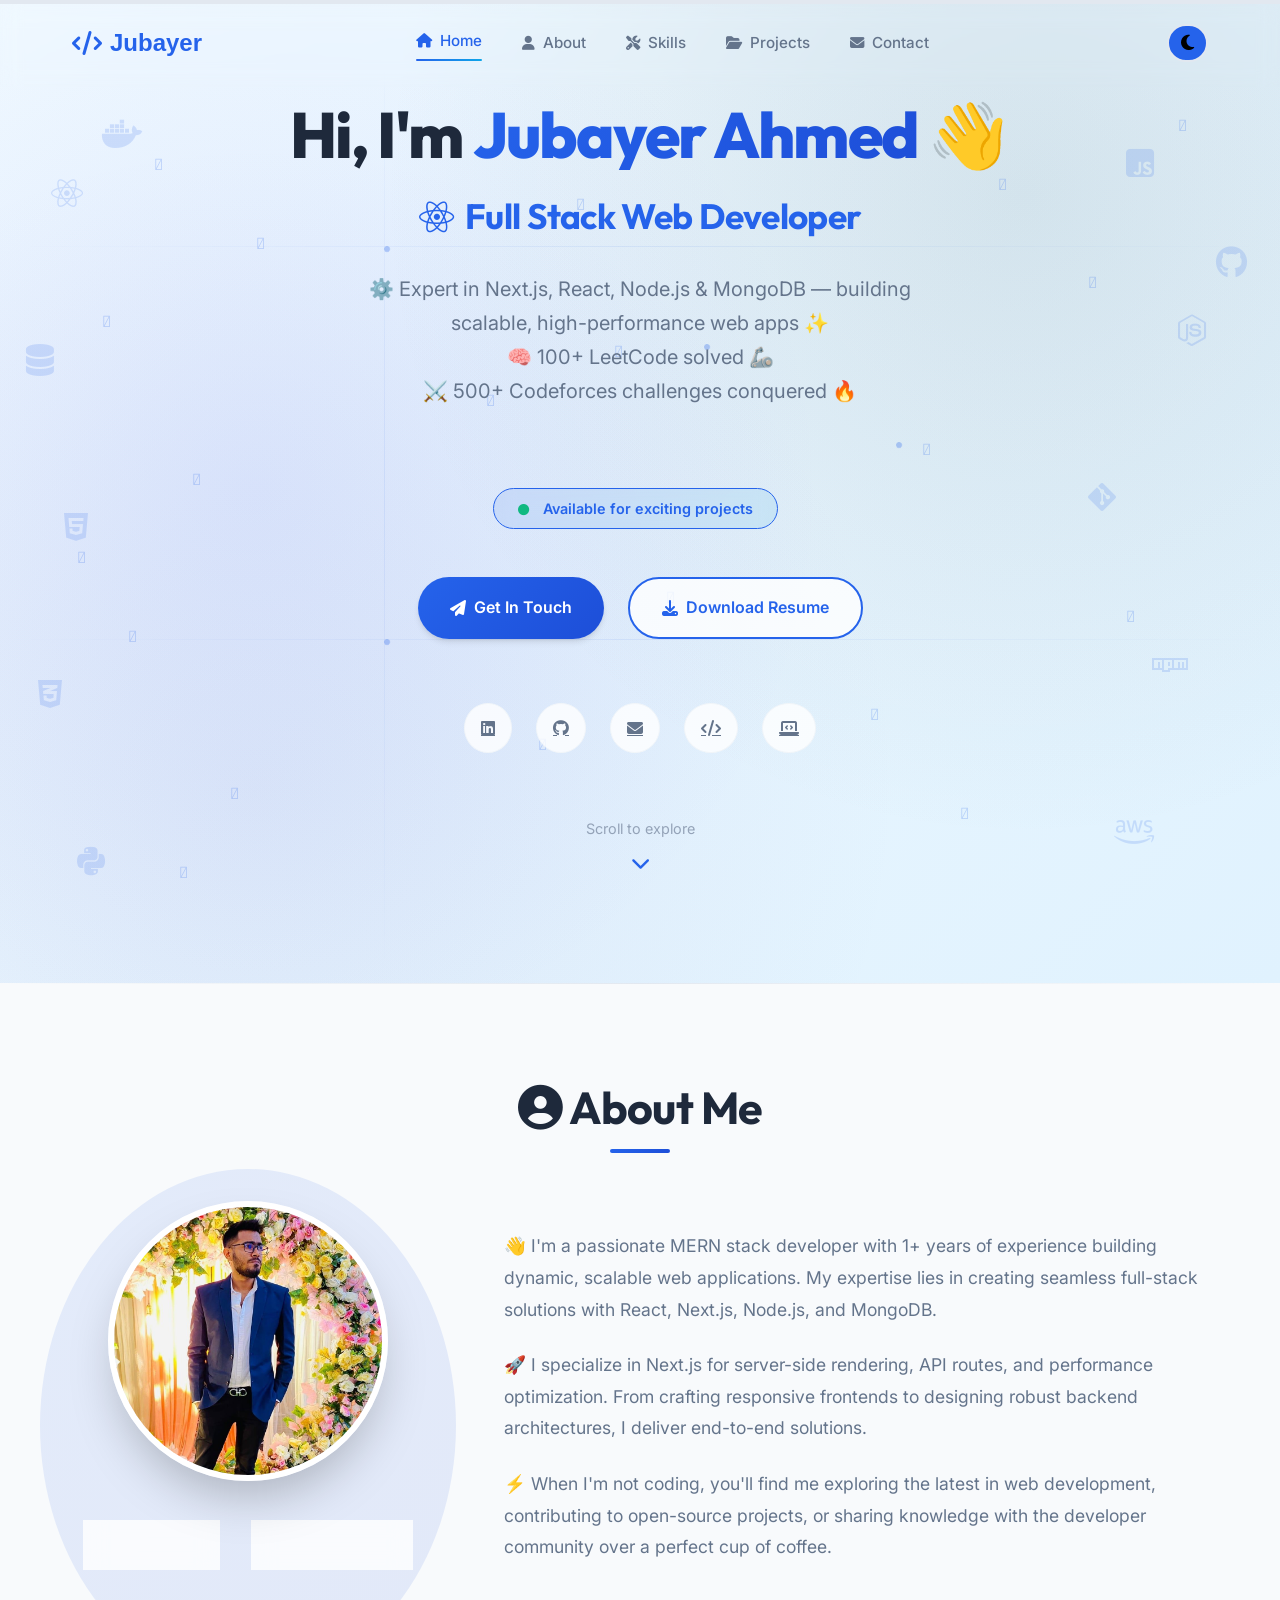
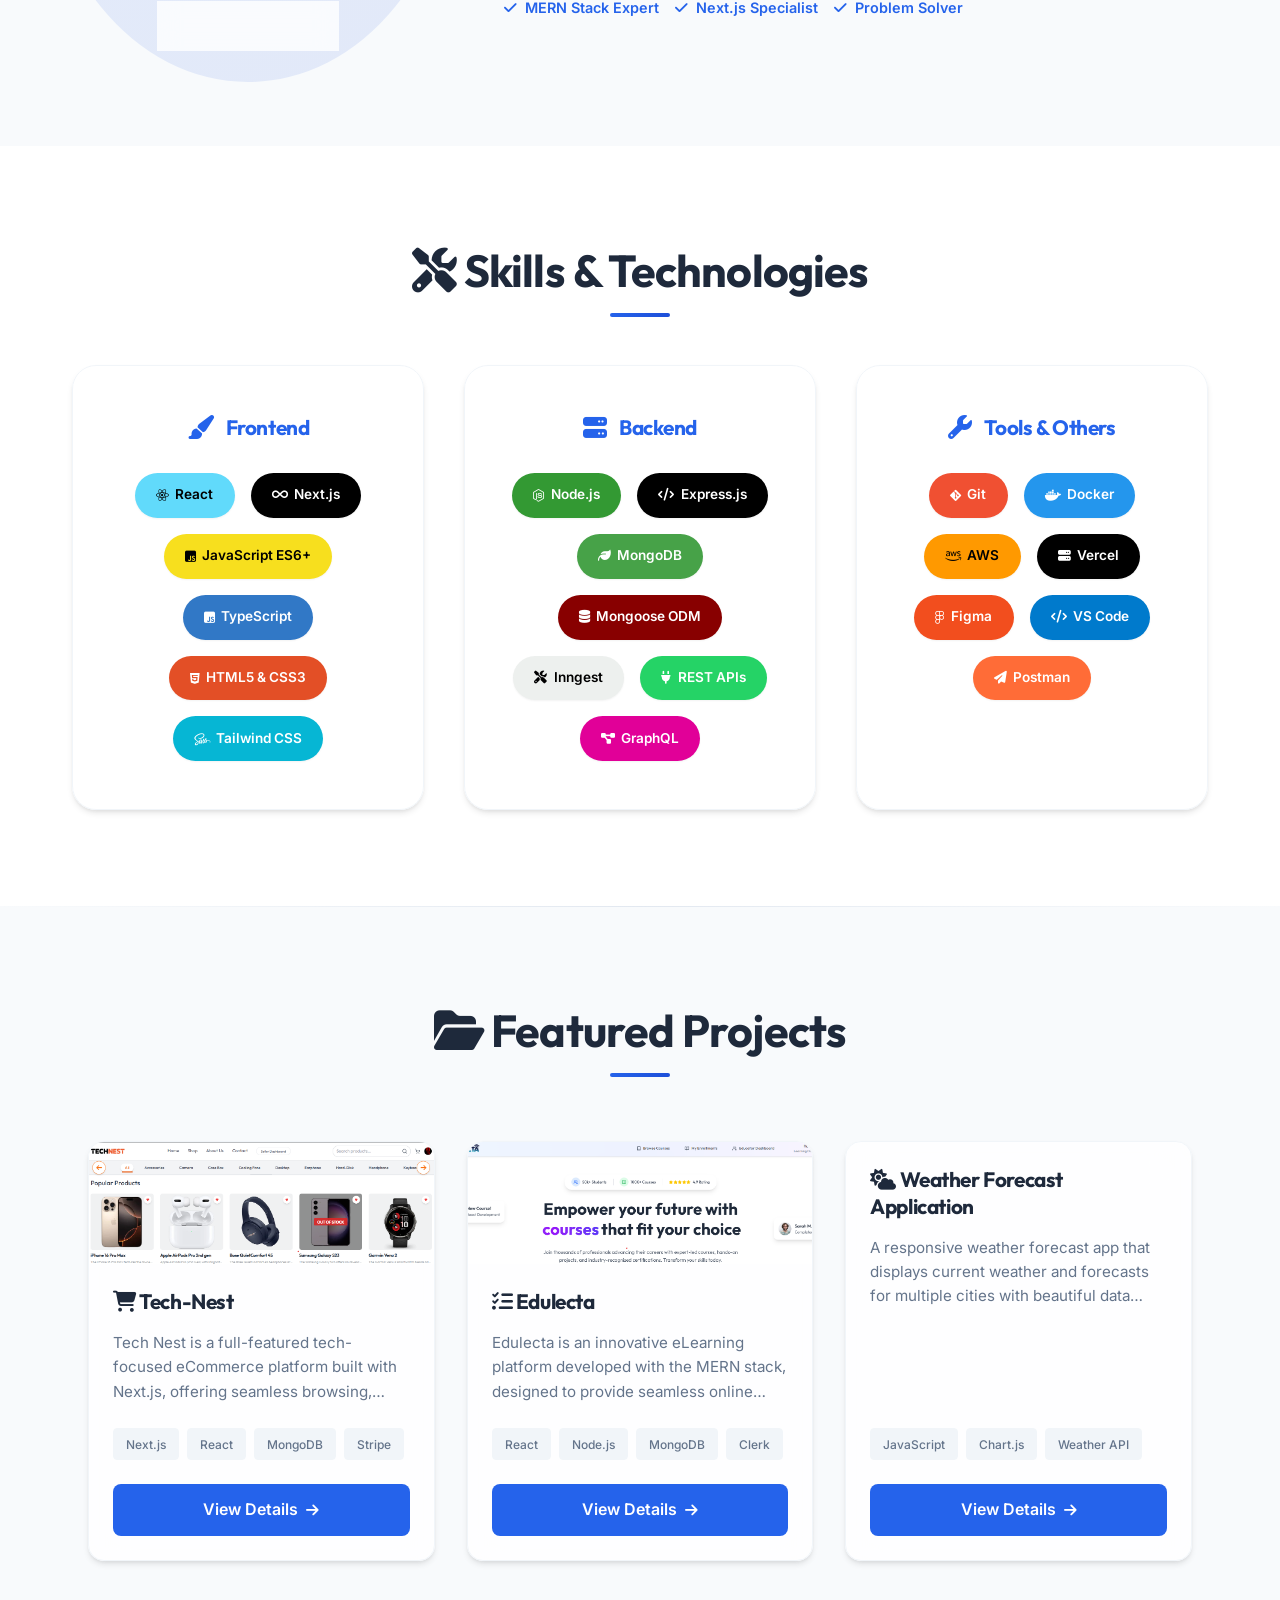
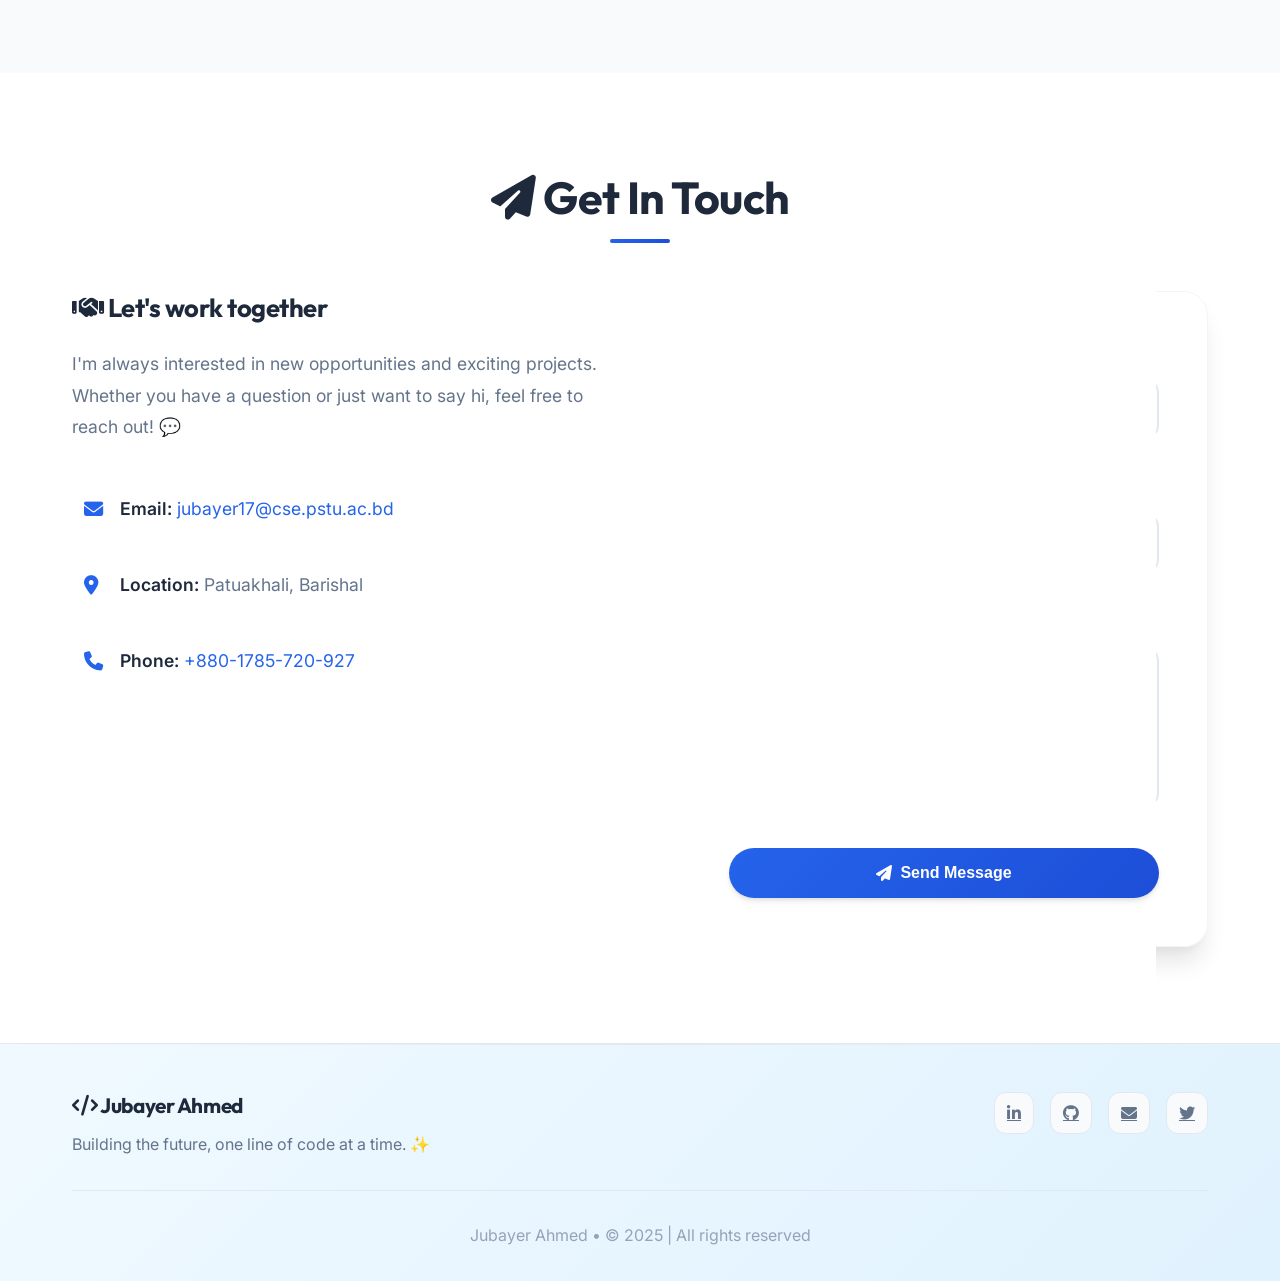
<file: index.html>
<!DOCTYPE html>
<html lang="en">
  <head>
    <meta charset="UTF-8" />
    <meta name="viewport" content="width=device-width, initial-scale=1.0" />
    <title>Jubayer Ahmed - Full Stack Developer Portfolio</title>
    <meta
      name="description"
      content="Professional portfolio of Your Name - Full Stack Developer specializing in modern web technologies"
    />
    <meta
      name="keywords"
      content="full stack developer, web developer, react, node.js, javascript, portfolio"
    />
    <meta name="author" content="Your Name" />

    <!-- Open Graph Meta Tags -->
    <meta
      property="og:title"
      content="Your Name - Full Stack Developer Portfolio"
    />
    <meta
      property="og:description"
      content="Professional portfolio showcasing modern web development projects and skills"
    />
    <meta property="og:type" content="website" />
    <meta property="og:url" content="https://yourwebsite.com" />
    <meta property="og:image" content="https://yourwebsite.com/og-image.jpg" />

    <!-- Twitter Meta Tags -->
    <meta name="twitter:card" content="summary_large_image" />
    <meta
      name="twitter:title"
      content="Your Name - Full Stack Developer Portfolio"
    />
    <meta
      name="twitter:description"
      content="Professional portfolio showcasing modern web development projects and skills"
    />
    <meta name="twitter:image" content="https://yourwebsite.com/og-image.jpg" />

    <!-- Favicon -->
    <link
      rel="icon"
      type="image/svg+xml"
      href="data:image/svg+xml,<svg xmlns=%22http://www.w3.org/2000/svg%22 viewBox=%220 0 100 100%22><text y=%22.9em%22 font-size=%2290%22>💻</text></svg>"
    />

    <!-- Google Fonts -->
    <link rel="preconnect" href="https://fonts.googleapis.com" />
    <link rel="preconnect" href="https://fonts.gstatic.com" crossorigin />
    <link
      href="https://fonts.googleapis.com/css2?family=Lora:wght@400;500;600;700&family=Inter:wght@300;400;500;600;700&display=swap"
      rel="stylesheet"
    />

    <!-- Font Awesome Icons -->
    <link
      rel="stylesheet"
      href="https://cdnjs.cloudflare.com/ajax/libs/font-awesome/6.4.0/css/all.min.css"
    />

    <link href="style.css" rel="stylesheet" type="text/css" />

    <!-- Scroll Progress Indicator -->
    <div class="scroll-indicator">
      <div class="scroll-progress"></div>
    </div>
  </head>

  <body>
    <!-- Scroll Progress Indicator -->
    <div class="scroll-indicator">
      <div class="scroll-progress"></div>
    </div>

    <!-- Navigation -->
    <!-- Navigation -->
    <nav class="navbar animate-on-scroll" id="navbar">
      <div class="nav-container">
        <div class="nav-logo">
          <a href="#home" class="hover-scale magnetic">
            <i class="fas fa-code"></i>
            Jubayer
          </a>
        </div>
        <ul class="nav-menu" id="nav-menu">
          <li class="nav-item">
            <a href="#home" class="nav-link hover-lift">
              <i class="fas fa-home"></i>
              Home
            </a>
          </li>
          <li class="nav-item">
            <a href="#about" class="nav-link hover-lift">
              <i class="fas fa-user"></i>
              About
            </a>
          </li>
          <li class="nav-item">
            <a href="#skills" class="nav-link hover-lift">
              <i class="fas fa-tools"></i>
              Skills
            </a>
          </li>
          <li class="nav-item">
            <a href="#projects" class="nav-link hover-lift">
              <i class="fas fa-folder-open"></i>
              Projects
            </a>
          </li>
          <li class="nav-item">
            <a href="#contact" class="nav-link hover-lift">
              <i class="fas fa-envelope"></i>
              Contact
            </a>
          </li>
        </ul>
        <div class="nav-toggle hover-scale" id="mobile-menu">
          <span class="bar"></span>
          <span class="bar"></span>
          <span class="bar"></span>
        </div>
        <button
          class="theme-toggle hover-scale magnetic"
          id="theme-toggle"
          aria-label="Toggle dark mode"
        >
          <i class="fas fa-sun sun"></i>
          <i class="fas fa-moon moon"></i>
        </button>
      </div>
    </nav>

    <!-- Hero Section -->
    <section id="home" class="hero">
      <div class="parallax-bg"></div>

      <!-- Tech Background Animation -->
      <div class="tech-bg-animation">
        <!-- Floating Code Particles -->
        <div class="code-particles">
          <i class="fab fa-react code-particle"></i>
          <i class="fab fa-js-square code-particle"></i>
          <i class="fab fa-node-js code-particle"></i>
          <i class="fab fa-html5 code-particle"></i>
          <i class="fab fa-css3-alt code-particle"></i>
          <i class="fab fa-python code-particle"></i>
          <i class="fab fa-java code-particle"></i>
          <i class="fab fa-php code-particle"></i>
          <i class="fab fa-angular code-particle"></i>
          <i class="fab fa-vuejs code-particle"></i>
          <i class="fab fa-laravel code-particle"></i>
          <i class="fab fa-bootstrap code-particle"></i>
          <i class="fab fa-sass code-particle"></i>
          <i class="fab fa-less code-particle"></i>
          <i class="fab fa-git-alt code-particle"></i>
          <i class="fab fa-github code-particle"></i>
          <i class="fab fa-gitlab code-particle"></i>
          <i class="fab fa-docker code-particle"></i>
          <i class="fab fa-aws code-particle"></i>
          <i class="fab fa-google-cloud code-particle"></i>
          <i class="fab fa-microsoft code-particle"></i>
        </div>

        <!-- Geometric Grid -->
        <div class="geometric-grid">
          <div class="grid-line grid-line-1"></div>
          <div class="grid-line grid-line-2"></div>
          <div class="grid-line grid-line-3"></div>
          <div class="grid-dot grid-dot-1"></div>
          <div class="grid-dot grid-dot-2"></div>
          <div class="grid-dot grid-dot-3"></div>
          <div class="grid-dot grid-dot-4"></div>
        </div>

        <!-- Tech Icons -->
        <div class="floating-icons">
          <i class="fab fa-js-square tech-icon tech-icon-1"></i>
          <i class="fab fa-react tech-icon tech-icon-2"></i>
          <i class="fab fa-node-js tech-icon tech-icon-3"></i>
          <i class="fas fa-database tech-icon tech-icon-4"></i>
          <i class="fab fa-git-alt tech-icon tech-icon-5"></i>
          <i class="fab fa-npm tech-icon tech-icon-6"></i>
          <!-- Additional left side tech icons -->
          <i class="fab fa-html5 tech-icon tech-icon-7"></i>
          <i class="fab fa-css3-alt tech-icon tech-icon-8"></i>
          <i class="fab fa-python tech-icon tech-icon-9"></i>
          <i class="fab fa-docker tech-icon tech-icon-10"></i>
          <i class="fab fa-aws tech-icon tech-icon-11"></i>
          <i class="fab fa-github tech-icon tech-icon-12"></i>
        </div>
      </div>

      <div class="hero-container">
        <div class="hero-content">
          <h1 class="hero-title animate-text">
            Hi, I'm <span class="highlight">Jubayer Ahmed</span> 👋
          </h1>
          <h2 class="hero-subtitle">
            <i class="fab fa-react"></i>
            <span class="typing-animation">Full Stack Web Developer</span>
          </h2>
          <p class="hero-description animate-text">
            ⚙️ Expert in Next.js, React, Node.js & MongoDB — building scalable,
            high-performance web apps ✨ <br />🧠 100+ LeetCode solved 🦾
            <br />⚔️ 500+ Codeforces challenges conquered 🔥
          </p>
          <div class="hero-badge availability-badge pulse-icon hover-glow">
            <i
              class="fas fa-circle"
              style="color: #10b981; font-size: 0.7rem; margin-right: 10px"
            ></i>
            Available for exciting projects
          </div>
          <div class="hero-buttons">
            <a href="#contact" class="btn btn-primary hover-lift magnetic">
              <i class="fas fa-paper-plane"></i>
              Get In Touch
            </a>
            <a
              href="./assets/maincv.pdf"
              class="btn btn-secondary hover-lift magnetic"
              id="download-resume"
            >
              <i class="fas fa-download"></i>
              Download Resume
            </a>
          </div>
          <div class="social-links">
            <a
              href="https://www.linkedin.com/in/jubayer-ahmed26/"
              class="social-link hover-scale magnetic"
              aria-label="LinkedIn"
              target="_blank"
              rel="noopener noreferrer"
            >
              <i class="fab fa-linkedin"></i>
            </a>
            <a
              href="https://github.com/jubayer17"
              class="social-link hover-scale magnetic"
              aria-label="GitHub"
              target="_blank"
              rel="noopener noreferrer"
            >
              <i class="fab fa-github"></i>
            </a>
            <a
              href="mailto:your.email@example.com"
              class="social-link hover-scale magnetic"
              aria-label="Email"
            >
              <i class="fas fa-envelope"></i>
            </a>
            <a
              href="https://codeforces.com/profile/jubayer17"
              class="social-link hover-scale magnetic"
              aria-label="Codeforces"
              target="_blank"
              rel="noopener noreferrer"
            >
              <i class="fas fa-code"></i>
            </a>
            <a
              href="https://leetcode.com/jubayer17"
              class="social-link hover-scale magnetic"
              aria-label="LeetCode"
              target="_blank"
              rel="noopener noreferrer"
            >
              <i class="fas fa-laptop-code"></i>
            </a>
          </div>
          <div class="scroll-cue my-10">
            <span>Scroll to explore</span>
            <div class="scroll-arrow">
              <i class="fas fa-chevron-down"></i>
            </div>
          </div>
        </div>
      </div>
    </section>

    <!-- About Section -->
    <!-- About Section -->
    <section id="about" class="about animate-on-scroll">
      <div class="container">
        <h2 class="section-title animate-on-scroll-scale">
          <i class="fas fa-user-circle"></i>
          About Me
        </h2>
        <div class="about-content animate-on-scroll">
          <div class="about-image animate-on-scroll-left">
            <img
              src="./assets/me.jpg"
              alt="Jubayer Ahmed - Full Stack Developer"
              class="profile-img hover-tilt"
              loading="lazy"
            />
            <div class="about-stats">
              <div class="stat-item stagger-child hover-lift">
                <i class="fas fa-code"></i>
                1+ Years
              </div>
              <div class="stat-item stagger-child hover-lift">
                <i class="fas fa-project-diagram"></i>
                10+ Projects
              </div>
              <div class="stat-item stagger-child hover-lift">
                <i class="fas fa-trophy"></i>
                500+ Problems
              </div>
            </div>
          </div>
          <div class="about-text animate-on-scroll-right">
            <p class="fade-in-up stagger-1">
              👋 I'm a passionate MERN stack developer with 1+ years of
              experience building dynamic, scalable web applications. My
              expertise lies in creating seamless full-stack solutions with
              React, Next.js, Node.js, and MongoDB.
            </p>
            <p class="fade-in-up stagger-2">
              🚀 I specialize in Next.js for server-side rendering, API routes,
              and performance optimization. From crafting responsive frontends
              to designing robust backend architectures, I deliver end-to-end
              solutions.
            </p>
            <p class="fade-in-up stagger-3">
              ⚡ When I'm not coding, you'll find me exploring the latest in web
              development, contributing to open-source projects, or sharing
              knowledge with the developer community over a perfect cup of
              coffee.
            </p>
            <div class="about-highlights">
              <div class="highlight-item stagger-child">
                <i class="fas fa-check"></i>
                MERN Stack Expert
              </div>
              <div class="highlight-item stagger-child">
                <i class="fas fa-check"></i>
                Next.js Specialist
              </div>
              <div class="highlight-item stagger-child">
                <i class="fas fa-check"></i>
                Problem Solver
              </div>
            </div>
          </div>
        </div>
      </div>
    </section>
    <!-- Skills Section -->
    <section id="skills" class="skills animate-on-scroll">
      <div class="container">
        <h2 class="section-title animate-on-scroll-scale">
          <i class="fas fa-tools"></i>
          Skills & Technologies
        </h2>
        <div class="skills-grid">
          <div
            class="skill-category animate-on-scroll-left hover-lift magnetic-card"
          >
            <div class="skill-header">
              <i class="fas fa-paint-brush"></i>
              <h3>Frontend</h3>
            </div>
            <div class="skill-items">
              <span class="skill-item react stagger-child hover-scale">
                <i class="fab fa-react"></i>
                React
              </span>
              <span class="skill-item nextjs stagger-child hover-scale">
                <i class="fas fa-infinity"></i>
                Next.js
              </span>
              <span class="skill-item javascript stagger-child hover-scale">
                <i class="fab fa-js-square"></i>
                JavaScript ES6+
              </span>
              <span class="skill-item typescript stagger-child hover-scale">
                <i class="fab fa-js-square"></i>
                TypeScript
              </span>
              <span class="skill-item html stagger-child hover-scale">
                <i class="fab fa-html5"></i>
                HTML5 & CSS3
              </span>
              <span class="skill-item tailwind stagger-child hover-scale">
                <i class="fab fa-sass"></i>
                Tailwind CSS
              </span>
            </div>
          </div>
          <div
            class="skill-category animate-on-scroll hover-lift magnetic-card"
          >
            <div class="skill-header">
              <i class="fas fa-server"></i>
              <h3>Backend</h3>
            </div>
            <div class="skill-items">
              <span class="skill-item nodejs stagger-child hover-scale">
                <i class="fab fa-node-js"></i>
                Node.js
              </span>
              <span class="skill-item express stagger-child hover-scale">
                <i class="fas fa-code"></i>
                Express.js
              </span>
              <span class="skill-item mongodb stagger-child hover-scale">
                <i class="fas fa-leaf"></i>
                MongoDB
              </span>
              <span class="skill-item mongoose stagger-child hover-scale">
                <i class="fas fa-database"></i>
                Mongoose ODM
              </span>
              <span class="skill-item inngest stagger-child hover-scale">
                <i class="fa-solid fa-screwdriver-wrench"></i>
                Inngest
              </span>
              <span class="skill-item restapi stagger-child hover-scale">
                <i class="fas fa-plug"></i>
                REST APIs
              </span>
              <span class="skill-item graphql stagger-child hover-scale">
                <i class="fas fa-project-diagram"></i>
                GraphQL
              </span>
            </div>
          </div>
          <div
            class="skill-category animate-on-scroll-right hover-lift magnetic-card"
          >
            <div class="skill-header">
              <i class="fas fa-wrench"></i>
              <h3>Tools & Others</h3>
            </div>
            <div class="skill-items">
              <span class="skill-item git stagger-child hover-scale">
                <i class="fab fa-git-alt"></i>
                Git
              </span>
              <span class="skill-item docker stagger-child hover-scale">
                <i class="fab fa-docker"></i>
                Docker
              </span>
              <span class="skill-item aws stagger-child hover-scale">
                <i class="fab fa-aws"></i>
                AWS
              </span>
              <span class="skill-item vercel stagger-child hover-scale">
                <i class="fa-solid fa-server"></i>
                Vercel
              </span>
              <span class="skill-item figma stagger-child hover-scale">
                <i class="fab fa-figma"></i>
                Figma
              </span>
              <span class="skill-item vscode stagger-child hover-scale">
                <i class="fas fa-code"></i>
                VS Code
              </span>
              <span class="skill-item postman stagger-child hover-scale">
                <i class="fas fa-paper-plane"></i>
                Postman
              </span>
            </div>
          </div>
        </div>
      </div>
    </section>

    <!-- Projects Section -->
    <section id="projects" class="projects animate-on-scroll">
      <div class="container">
        <h2 class="section-title animate-on-scroll-scale">
          <i class="fas fa-folder-open"></i>
          Featured Projects
        </h2>
        <div class="projects-grid">
          <div
            class="project-card animate-on-scroll-left hover-lift magnetic-card"
          >
            <div class="project-image">
              <img src="assets/technestSS.png" alt="Tech-Nest Dashboard" />
              <div class="project-overlay">
                <div class="project-links">
                  <a
                    href="https://quick-cart-ax1j.vercel.app/"
                    class="project-link hover-scale"
                    aria-label="View live demo"
                  >
                    <i class="fas fa-external-link-alt"></i>
                  </a>
                  <a
                    href="https://github.com/jubayer17"
                    class="project-link hover-scale"
                    aria-label="View GitHub"
                  >
                    <i class="fab fa-github"></i>
                  </a>
                </div>
              </div>
            </div>
            <div class="project-content">
              <h3 class="project-title">
                <i class="fas fa-shopping-cart"></i>
                Tech-Nest
              </h3>
              <p class="project-description">
                Tech Nest is a full-featured tech-focused eCommerce platform
                built with Next.js, offering seamless browsing, secure payments
                via Stripe and COD, and robust admin management.
              </p>
              <div class="project-tech">
                <span class="tech-tag">Next.js</span>
                <span class="tech-tag">React</span>
                <span class="tech-tag">MongoDB</span>
                <span class="tech-tag">Stripe</span>
              </div>
              <a href="./project/tech-nest" class="view-details-btn">
                View Details <i class="fas fa-arrow-right"></i>
              </a>
            </div>
          </div>

          <div class="project-card animate-on-scroll hover-lift magnetic-card">
            <div class="project-image">
              <img src="assets/edulectaSS.png" alt="Edulecta Screenshot" />

              <div class="project-overlay">
                <div class="project-links">
                  <a
                    href="https://client-sigma-rust.vercel.app/"
                    class="project-link hover-scale"
                    aria-label="View live demo"
                  >
                    <i class="fas fa-external-link-alt"></i>
                  </a>
                  <a
                    href="https://github.com/jubayer17/Edulecta"
                    class="project-link hover-scale"
                    aria-label="View GitHub"
                  >
                    <i class="fab fa-github"></i>
                  </a>
                </div>
              </div>
            </div>
            <div class="project-content">
              <h3 class="project-title">
                <i class="fas fa-tasks"></i>
                Edulecta
              </h3>
              <p class="project-description">
                Edulecta is an innovative eLearning platform developed with the
                MERN stack, designed to provide seamless online education with
                interactive courses and real-time progress tracking.
              </p>
              <div class="project-tech">
                <span class="tech-tag">React</span>
                <span class="tech-tag">Node.js</span>
                <span class="tech-tag">MongoDB</span>
                <span class="tech-tag">Clerk</span>
              </div>
              <a href="./project/edulecta" class="view-details-btn">
                View Details <i class="fas fa-arrow-right"></i>
              </a>
            </div>
            <!-- <div class="project-status">🔧 Ongoing</div> -->
          </div>

          <div class="project-card">
            <div class="project-image">
              <!-- <img src="assets/technestSS.png" alt="Weather Dashboard" /> -->
              <div class="project-overlay">
                <div class="project-links">
                  <a href="#" class="project-link" aria-label="View live demo">
                    <i class="fas fa-external-link-alt"></i>
                  </a>
                  <a href="#" class="project-link" aria-label="View GitHub">
                    <i class="fab fa-github"></i>
                  </a>
                </div>
              </div>
            </div>
            <div class="project-content">
              <h3 class="project-title">
                <i class="fas fa-cloud-sun"></i>
                Weather Forecast Application
              </h3>
              <p class="project-description">
                A responsive weather forecast app that displays current weather
                and forecasts for multiple cities with beautiful data
                visualizations.
              </p>
              <div class="project-tech">
                <span class="tech-tag">JavaScript</span>
                <span class="tech-tag">Chart.js</span>
                <span class="tech-tag">Weather API</span>
              </div>
              <a href="./project/weather-app" class="view-details-btn">
                View Details <i class="fas fa-arrow-right"></i>
              </a>
            </div>
          </div>
        </div>
      </div>
    </section>

    <!-- Contact Section -->
    <section id="contact" class="contact">
      <div class="container">
        <h2 class="section-title">
          <i class="fas fa-paper-plane"></i>
          Get In Touch
        </h2>
        <div class="contact-content">
          <div class="contact-info">
            <h3>
              <i class="fas fa-handshake"></i>
              Let's work together
            </h3>
            <p>
              I'm always interested in new opportunities and exciting projects.
              Whether you have a question or just want to say hi, feel free to
              reach out! 💬
            </p>
            <div class="contact-details">
              <div class="contact-item">
                <i class="fas fa-envelope"></i>
                <div>
                  <strong>Email:</strong>
                  <a href="mailto:jubayer17@cse.pstu.ac.bd"
                    >jubayer17@cse.pstu.ac.bd</a
                  >
                </div>
              </div>
              <div class="contact-item">
                <i class="fas fa-map-marker-alt"></i>
                <div>
                  <strong>Location:</strong>
                  <span>Patuakhali, Barishal</span>
                </div>
              </div>
              <div class="contact-item">
                <i class="fas fa-phone"></i>
                <div>
                  <strong>Phone:</strong>
                  <a href="tel:+1234567890">+880-1785-720-927</a>
                </div>
              </div>
            </div>
          </div>
          <form class="contact-form" id="contact-form">
            <div class="form-group">
              <label for="name"><i class="fas fa-user"></i> Name</label>
              <input type="text" id="name" name="name" required />
            </div>
            <div class="form-group">
              <label for="email"><i class="fas fa-envelope"></i> Email</label>
              <input type="email" id="email" name="email" required />
            </div>
            <div class="form-group">
              <label for="message"
                ><i class="fas fa-comment"></i> Message</label
              >
              <textarea
                id="message"
                name="message"
                rows="6"
                required
              ></textarea>
            </div>
            <button type="submit" class="btn btn-primary btn-full">
              <i class="fas fa-paper-plane"></i> Send Message
            </button>
          </form>
        </div>
      </div>
    </section>

    <!-- Footer -->
    <footer class="footer">
      <div class="container">
        <div class="footer-content">
          <div class="footer-info">
            <h3>
              <i class="fas fa-code"></i>
              Jubayer Ahmed
            </h3>
            <p>Building the future, one line of code at a time. ✨</p>
          </div>
          <div class="footer-social">
            <a
              href="https://linkedin.com/in/yourname"
              class="footer-social-link"
              aria-label="LinkedIn"
            >
              <i class="fab fa-linkedin-in"></i>
            </a>
            <a
              href="https://github.com/yourname"
              class="footer-social-link"
              aria-label="GitHub"
            >
              <i class="fab fa-github"></i>
            </a>
            <a
              href="mailto:your.email@example.com"
              class="footer-social-link"
              aria-label="Email"
            >
              <i class="fas fa-envelope"></i>
            </a>
            <a
              href="https://twitter.com/yourname"
              class="footer-social-link"
              aria-label="Twitter"
            >
              <i class="fab fa-twitter"></i>
            </a>
          </div>
        </div>
        <div class="footer-bottom">
          <p>Jubayer Ahmed • © 2025 | All rights reserved</p>
        </div>
      </div>
    </footer>

    <script src="script.js"></script>
    <script src="https://cdn.emailjs.com/dist/email.min.js"></script>
    <script>
      (function () {
        emailjs.init("k-dV6nmroX-pO8cyg"); // Your public key from EmailJS
      })();
    </script>
  </body>
</html>
</file>
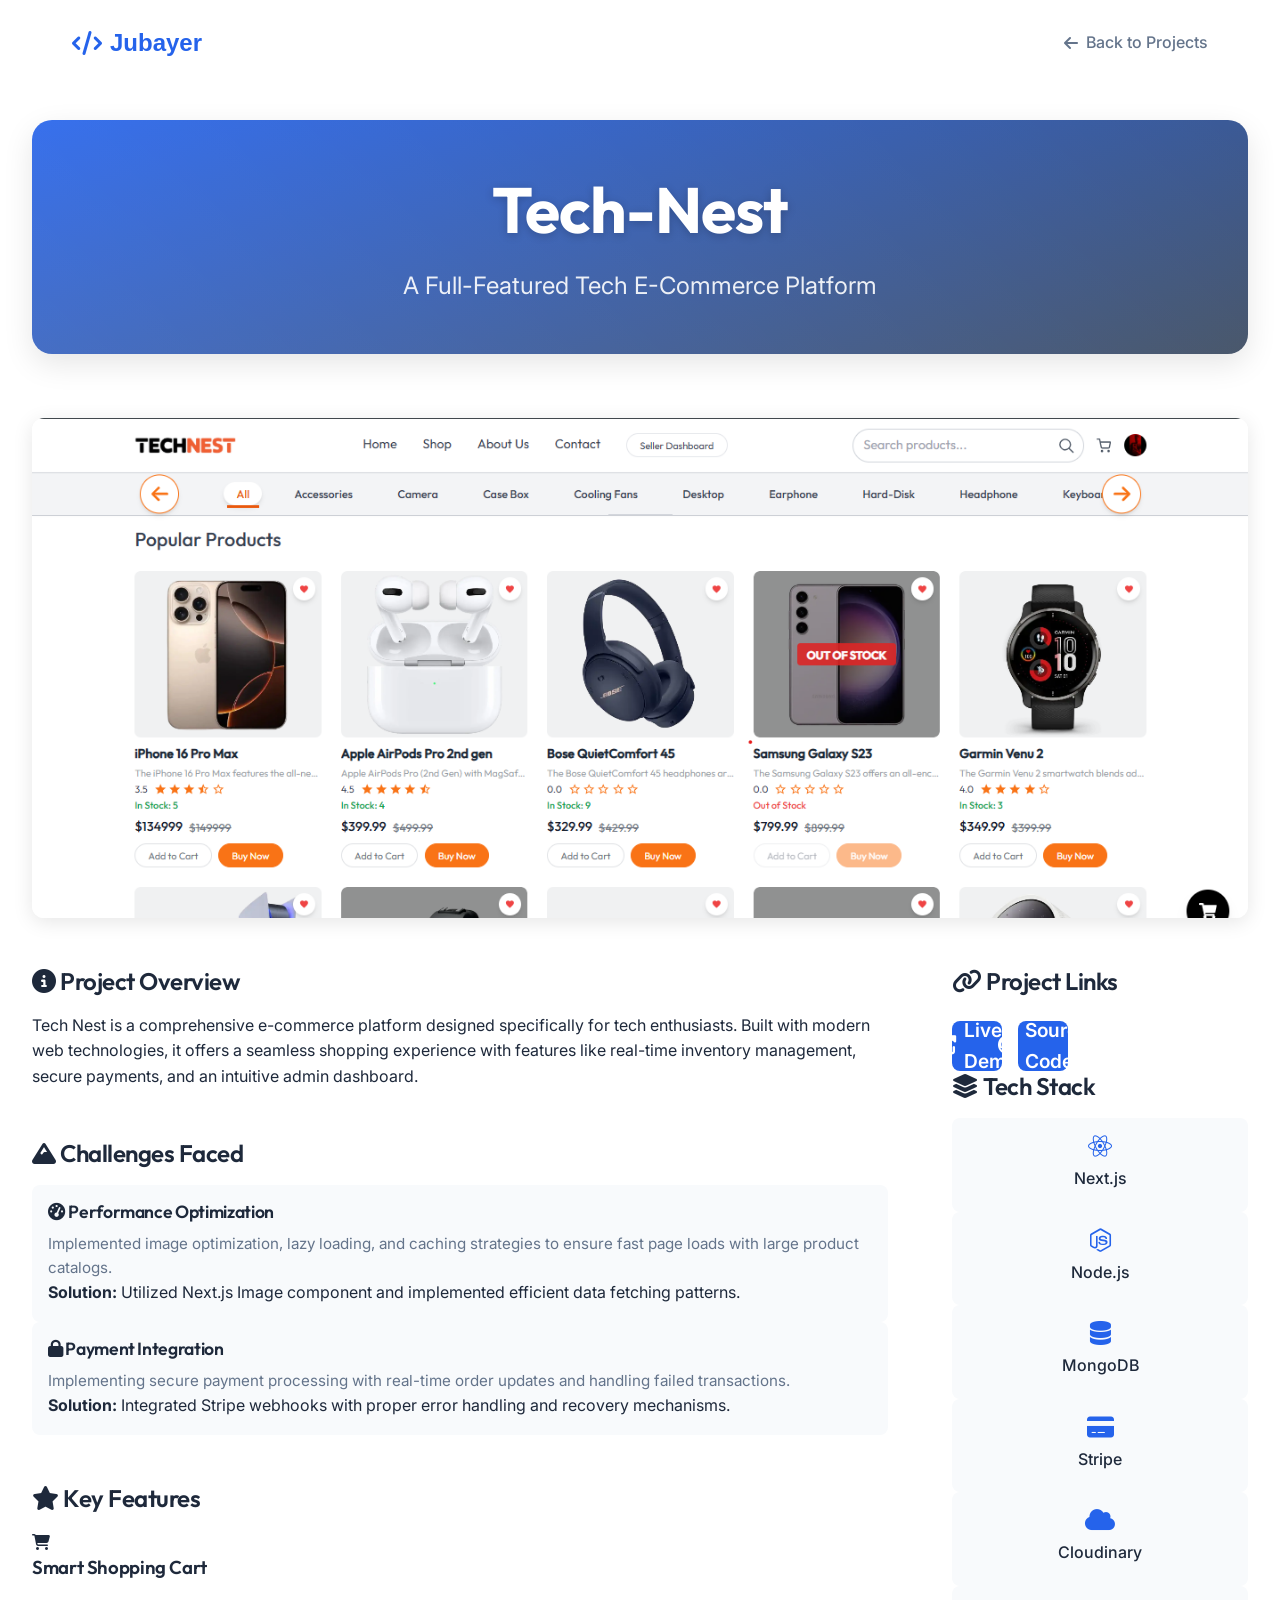
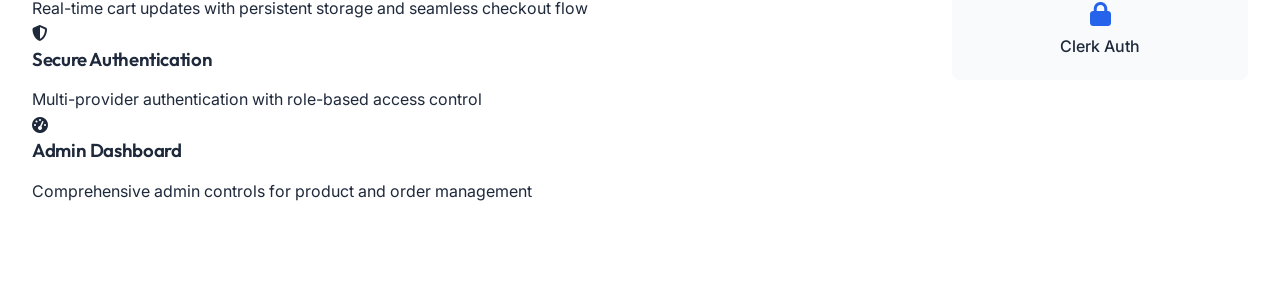
<file: project/tech-nest/index.html>
<!DOCTYPE html>
<html lang="en">
  <head>
    <meta charset="UTF-8" />
    <meta name="viewport" content="width=device-width, initial-scale=1.0" />
    <title>Tech-Nest - Project Details | Jubayer Ahmed</title>
    <link rel="stylesheet" href="../../style.css" />
    <link rel="stylesheet" href="../project-details.css" />
    <!-- Font Awesome Icons -->
    <link
      rel="stylesheet"
      href="https://cdnjs.cloudflare.com/ajax/libs/font-awesome/6.4.0/css/all.min.css"
    />
  </head>
  <body>
    <!-- Navigation -->
    <nav class="navbar" id="navbar">
      <div class="nav-container">
        <div class="nav-logo">
          <a href="../../index.html" class="hover-scale magnetic">
            <i class="fas fa-code"></i>
            Jubayer
          </a>
        </div>
        <a href="../../index.html#projects" class="back-to-projects">
          <i class="fas fa-arrow-left"></i>
          Back to Projects
        </a>
      </div>
    </nav>

    <main class="project-details">
      <!-- Project Title -->
      <div class="project-title-section animate-fade-up">
        <h1>Tech-Nest</h1>
        <p class="subtitle">A Full-Featured Tech E-Commerce Platform</p>
      </div>

      <!-- Image Slider -->
      <div class="swiper project-slider animate-fade-up">
        <div class="swiper-wrapper">
          <div class="swiper-slide">
            <img src="../../assets/technestSS.png" alt="Tech-Nest Dashboard" />
          </div>
          <div class="swiper-slide">
            <img src="../../assets/ss.png" alt="Tech-Nest Products" />
          </div>
        </div>
        <div class="swiper-pagination"></div>
        <div class="swiper-button-next"></div>
        <div class="swiper-button-prev"></div>
      </div>

      <!-- Content Grid -->
      <div class="content-grid">
        <!-- Left Column - Main Content -->
        <div class="main-content">
          <!-- Project Overview -->
          <section class="content-section animate-fade-up">
            <h2><i class="fas fa-info-circle"></i> Project Overview</h2>
            <p>
              Tech Nest is a comprehensive e-commerce platform designed
              specifically for tech enthusiasts. Built with modern web
              technologies, it offers a seamless shopping experience with
              features like real-time inventory management, secure payments, and
              an intuitive admin dashboard.
            </p>
          </section>

          <!-- Challenges Faced -->
          <section class="content-section animate-fade-up">
            <h2><i class="fas fa-mountain"></i> Challenges Faced</h2>
            <div class="challenges-list">
              <div class="challenge-item">
                <h3>
                  <i class="fas fa-tachometer-alt"></i> Performance Optimization
                </h3>
                <p>
                  Implemented image optimization, lazy loading, and caching
                  strategies to ensure fast page loads with large product
                  catalogs.
                </p>
                <div class="solution">
                  <strong>Solution:</strong> Utilized Next.js Image component
                  and implemented efficient data fetching patterns.
                </div>
              </div>
              <div class="challenge-item">
                <h3><i class="fas fa-lock"></i> Payment Integration</h3>
                <p>
                  Implementing secure payment processing with real-time order
                  updates and handling failed transactions.
                </p>
                <div class="solution">
                  <strong>Solution:</strong> Integrated Stripe webhooks with
                  proper error handling and recovery mechanisms.
                </div>
              </div>
            </div>
          </section>

          <!-- Key Features -->
          <section class="content-section animate-fade-up">
            <h2><i class="fas fa-star"></i> Key Features</h2>
            <div class="features-list">
              <div class="feature-item">
                <i class="fas fa-shopping-cart"></i>
                <div>
                  <h3>Smart Shopping Cart</h3>
                  <p>
                    Real-time cart updates with persistent storage and seamless
                    checkout flow
                  </p>
                </div>
              </div>
              <div class="feature-item">
                <i class="fas fa-shield-alt"></i>
                <div>
                  <h3>Secure Authentication</h3>
                  <p>
                    Multi-provider authentication with role-based access control
                  </p>
                </div>
              </div>
              <div class="feature-item">
                <i class="fas fa-tachometer-alt"></i>
                <div>
                  <h3>Admin Dashboard</h3>
                  <p>
                    Comprehensive admin controls for product and order
                    management
                  </p>
                </div>
              </div>
            </div>
          </section>
        </div>

        <!-- Right Column - Sidebar -->
        <aside class="sidebar-content">
          <!-- Project Links -->
          <div class="sidebar-section animate-fade-up">
            <h2><i class="fas fa-link"></i> Project Links</h2>
            <div class="project-links">
              <a
                href="https://quick-cart-ax1j.vercel.app/"
                class="project-link"
                target="_blank"
              >
                <i class="fas fa-external-link-alt"></i>
                Live Demo
              </a>
              <a
                href="https://github.com/jubayer17"
                class="project-link"
                target="_blank"
              >
                <i class="fab fa-github"></i>
                Source Code
              </a>
            </div>
          </div>

          <!-- Tech Stack -->
          <div class="sidebar-section animate-fade-up">
            <h2><i class="fas fa-layer-group"></i> Tech Stack</h2>
            <div class="tech-stack">
              <div class="tech-item">
                <i class="fa-brands fa-react"></i>
                <span>Next.js</span>
              </div>
              <div class="tech-item">
                <i class="fa-brands fa-node-js"></i>
                <span>Node.js</span>
              </div>
              <div class="tech-item">
                <i class="fas fa-database"></i>
                <span>MongoDB</span>
              </div>
              <div class="tech-item">
                <i class="fa-solid fa-credit-card"></i>
                <span>Stripe</span>
              </div>
              <div class="tech-item">
                <i class="fa-solid fa-cloud"></i>
                <span>Cloudinary</span>
              </div>
              <div class="tech-item">
                <i class="fa-solid fa-lock"></i>
                <span>Clerk Auth</span>
              </div>
            </div>
          </div>
        </aside>
      </div>
    </main>

    <script>
      // Preview Image Navigation
      const previewBtns = document.querySelectorAll(".preview-nav-btn");
      const previewScreens = document.querySelectorAll(".preview-screen");

      previewBtns.forEach((btn) => {
        btn.addEventListener("click", () => {
          // Remove active class from all buttons and screens
          previewBtns.forEach((b) => b.classList.remove("active"));
          previewScreens.forEach((s) => s.classList.remove("active"));

          // Add active class to clicked button and corresponding screen
          btn.classList.add("active");
          const targetScreen = document.getElementById(btn.dataset.target);
          targetScreen.classList.add("active");
        });
      });

      // Navbar Scroll Effect
      let lastScroll = 0;
      window.addEventListener("scroll", () => {
        const navbar = document.getElementById("navbar");
        const currentScroll = window.pageYOffset;

        if (currentScroll > 50) {
          navbar.classList.add("scrolled");
        } else {
          navbar.classList.remove("scrolled");
        }

        lastScroll = currentScroll;
      });
    </script>
  </body>
</html>
</file>
<file: style.css>
/* Import Modern Professional Fonts */
@import url("https://fonts.googleapis.com/css2?family=Inter:wght@300;400;500;600;700;800;900&family=Outfit:wght@300;400;500;600;700;800;900&family=JetBrains+Mono:wght@300;400;500;600;700;800&display=swap");

/* Reset and Base Styles */
* {
  margin: 0;
  padding: 0;
  box-sizing: border-box;
}

:root {
  /* Enhanced Blue-based Light theme colors */
  --primary-color: #2563eb;
  --primary-hover: #1d4ed8;
  --primary-light: #93c5fd;
  --secondary-color: #475569;
  --accent-color: #0ea5e9;
  --accent-hover: #0284c7;
  --text-primary: #1e293b;
  --text-secondary: #64748b;
  --text-light: #94a3b8;
  --bg-primary: #ffffff;
  --bg-secondary: #f8fafc;
  --bg-tertiary: #f1f5f9;
  --bg-glass: rgba(255, 255, 255, 0.8);
  --border-color: #e2e8f0;
  --border-light: #f1f5f9;
  --shadow-sm: 0 1px 2px 0 rgba(0, 0, 0, 0.05);
  --shadow: 0 4px 6px -1px rgba(0, 0, 0, 0.1),
    0 2px 4px -1px rgba(0, 0, 0, 0.06);
  --shadow-md: 0 10px 15px -3px rgba(0, 0, 0, 0.1),
    0 4px 6px -2px rgba(0, 0, 0, 0.05);
  --shadow-lg: 0 20px 25px -5px rgba(0, 0, 0, 0.1),
    0 10px 10px -5px rgba(0, 0, 0, 0.04);
  --shadow-xl: 0 25px 50px -12px rgba(0, 0, 0, 0.25);
  --gradient-primary: linear-gradient(135deg, #2563eb 0%, #1d4ed8 100%);
  --gradient-hero: linear-gradient(135deg, #f0f9ff 0%, #e0f2fe 100%);
  --transition: all 0.3s cubic-bezier(0.4, 0, 0.2, 1);
  --transition-fast: all 0.15s cubic-bezier(0.4, 0, 0.2, 1);
}

[data-theme="dark"] {
  /* Enhanced Blue-based Dark theme colors */
  --primary-color: #60a5fa;
  --primary-hover: #3b82f6;
  --primary-light: #dbeafe;
  --secondary-color: #94a3b8;
  --accent-color: #38bdf8;
  --accent-hover: #0ea5e9;
  --text-primary: #f1f5f9;
  --text-secondary: #cbd5e1;
  --text-light: #94a3b8;
  --bg-primary: #0f172a;
  --bg-secondary: #1e293b;
  --bg-tertiary: #334155;
  --bg-glass: rgba(15, 23, 42, 0.8);
  --border-color: #475569;
  --border-light: #334155;
  --gradient-hero: linear-gradient(135deg, #0c1427 0%, #1e293b 100%);
  --shadow-sm: 0 1px 2px 0 rgba(0, 0, 0, 0.3);
  --shadow: 0 4px 6px -1px rgba(0, 0, 0, 0.3), 0 2px 4px -1px rgba(0, 0, 0, 0.2);
  --shadow-md: 0 10px 15px -3px rgba(0, 0, 0, 0.3),
    0 4px 6px -2px rgba(0, 0, 0, 0.2);
  --shadow-lg: 0 20px 25px -5px rgba(0, 0, 0, 0.3),
    0 10px 10px -5px rgba(0, 0, 0, 0.2);
  --shadow-xl: 0 25px 50px -12px rgba(0, 0, 0, 0.5);
}

html {
  scroll-behavior: smooth;
  scroll-padding-top: 80px;
}

body {
  font-family: "Inter", -apple-system, BlinkMacSystemFont, "Segoe UI",
    sans-serif;
  line-height: 1.6;
  color: var(--text-primary);
  background-color: var(--bg-primary);
  transition: var(--transition);
  font-weight: 400;
  overflow-x: hidden;
  font-size: 16px;
}

.container {
  max-width: 1200px;
  margin: 0 auto;
  padding: 0 2rem;
}

/* Scroll Progress Indicator */
.scroll-indicator {
  position: fixed;
  top: 0;
  left: 0;
  width: 100%;
  height: 4px;
  background: var(--border-color);
  z-index: 9999;
}
.pulse-icon {
  color: #10b981;
  font-size: 0.7rem;
  margin-right: 10px;
  animation: availability-pulse 1.5s infinite;
}

.scroll-progress {
  height: 100%;
  background: linear-gradient(90deg, var(--primary-color), var(--accent-color));
  width: 0%;
  transition: width 0.1s ease;
}

/* Typography */
h1,
h2,
h3,
h4,
h5,
h6 {
  font-family: "Outfit", -apple-system, BlinkMacSystemFont, "Segoe UI",
    sans-serif;
  line-height: 1.3;
  margin-bottom: 1rem;
  font-weight: 600;
  letter-spacing: -0.02em;
}

.section-title {
  font-size: clamp(2rem, 4vw, 2.8rem);
  font-weight: 700;
  text-align: center;
  margin-bottom: 4rem;
  color: var(--text-primary);
  position: relative;
  font-family: "Outfit", sans-serif;
  letter-spacing: -0.02em;
}

.section-title::after {
  content: "";
  position: absolute;
  bottom: -1rem;
  left: 50%;
  transform: translateX(-50%);
  width: 60px;
  height: 4px;
  background: var(--gradient-primary);
  border-radius: 2px;
}

.highlight {
  background: var(--gradient-primary);
  -webkit-background-clip: text;
  -webkit-text-fill-color: transparent;
  background-clip: text;
  position: relative;
  font-weight: 900;
  display: inline-block;
}

/* Fallback for browsers that don't support background-clip */
@supports not (-webkit-background-clip: text) {
  .highlight {
    color: var(--primary-color);
    background: none;
    -webkit-text-fill-color: unset;
  }
}

/* Navigation */
.navbar {
  position: fixed;
  top: 0;
  width: 100%;
  background: transparent;
  backdrop-filter: blur(20px);
  -webkit-backdrop-filter: blur(20px);
  border-bottom: 1px solid transparent;
  z-index: 1000;
  transition: all 0.4s cubic-bezier(0.4, 0, 0.2, 1);
  padding: 0.5rem 0;
  animation: slideInFromTop 0.8s ease-out;
}

.navbar.scrolled {
  background: var(--bg-glass);
  border-bottom-color: var(--border-color);
  box-shadow: var(--shadow-sm);
  transform: translateY(0);
  animation: none;
}

.nav-container {
  max-width: 1200px;
  margin: 0 auto;
  padding: 0 2rem;
  display: flex;
  justify-content: space-between;
  align-items: center;
  height: 70px;
}

.nav-logo a {
  font-size: 1.5rem;
  font-weight: 700;
  font-family: "Poppins", sans-serif;
  color: var(--primary-color);
  text-decoration: none;
  transition: all 0.4s cubic-bezier(0.4, 0, 0.2, 1);
  display: flex;
  align-items: center;
  gap: 0.5rem;
  position: relative;
  overflow: hidden;
}

.nav-logo a::before {
  content: "";
  position: absolute;
  top: 0;
  left: -100%;
  width: 100%;
  height: 100%;
  background: linear-gradient(
    90deg,
    transparent,
    rgba(255, 255, 255, 0.2),
    transparent
  );
  transition: left 0.6s;
}

.nav-logo a:hover::before {
  left: 100%;
}

.nav-logo a:hover {
  color: var(--primary-hover);
  transform: scale(1.05);
  text-shadow: 0 0 10px var(--primary-color);
}

.nav-menu {
  display: flex;
  list-style: none;
  align-items: center;
  gap: 2.5rem;
}

.nav-menu .nav-item {
  opacity: 0;
  transform: translateY(-20px);
  animation: fadeInDown 0.6s ease-out forwards;
}

.nav-menu .nav-item:nth-child(1) {
  animation-delay: 0.1s;
}
.nav-menu .nav-item:nth-child(2) {
  animation-delay: 0.2s;
}
.nav-menu .nav-item:nth-child(3) {
  animation-delay: 0.3s;
}
.nav-menu .nav-item:nth-child(4) {
  animation-delay: 0.4s;
}
.nav-menu .nav-item:nth-child(5) {
  animation-delay: 0.5s;
}

.nav-link {
  color: var(--text-secondary);
  text-decoration: none;
  font-weight: 500;
  font-size: 0.95rem;
  transition: all 0.4s cubic-bezier(0.4, 0, 0.2, 1);
  position: relative;
  padding: 0.5rem 0;
  display: flex;
  align-items: center;
  gap: 0.5rem;
  overflow: hidden;
}

.nav-link::before {
  content: "";
  position: absolute;
  top: 50%;
  left: 50%;
  transform: translate(-50%, -50%) scale(0);
  width: 100%;
  height: 100%;
  background: radial-gradient(circle, var(--primary-color) 0%, transparent 70%);
  opacity: 0.1;
  transition: transform 0.4s cubic-bezier(0.4, 0, 0.2, 1);
  border-radius: 50%;
  z-index: -1;
}

.nav-link:hover::before {
  transform: translate(-50%, -50%) scale(1);
}

.nav-link i {
  font-size: 0.9rem;
  transition: all 0.4s cubic-bezier(0.4, 0, 0.2, 1);
}

.nav-link:hover i {
  transform: scale(1.2) rotate(5deg);
  color: var(--primary-color);
}

.nav-link:hover,
.nav-link.active {
  color: var(--primary-color);
  transform: translateY(-2px);
}

.nav-link::after {
  content: "";
  position: absolute;
  bottom: 0;
  left: 0;
  width: 0;
  height: 2px;
  background: linear-gradient(90deg, var(--primary-color), var(--accent-color));
  transition: all 0.4s cubic-bezier(0.4, 0, 0.2, 1);
  border-radius: 1px;
}

.nav-link:hover::after,
.nav-link.active::after {
  width: 100%;
}

.theme-toggle {
  background: var(--primary-color);
  border: 2px solid var(--border-color);
  border-radius: 25px;
  padding: 0.5rem 0.75rem;
  cursor: pointer;
  font-size: 1.1rem;
  transition: all 0.4s cubic-bezier(0.4, 0, 0.2, 1);
  margin-left: 1.5rem;
  display: flex;
  align-items: center;
  gap: 0.5rem;
  position: relative;
  overflow: hidden;
  animation: scaleIn 0.6s ease-out 0.6s both;
}

.theme-toggle::before {
  content: "";
  position: absolute;
  top: 50%;
  left: 50%;
  transform: translate(-50%, -50%) scale(0);
  width: 100%;
  height: 100%;
  background: var(--primary-hover);
  transition: transform 0.4s cubic-bezier(0.4, 0, 0.2, 1);
  border-radius: 25px;
  z-index: -1;
}

.theme-toggle:hover::before {
  transform: translate(-50%, -50%) scale(1);
}

.theme-toggle:hover {
  border-color: var(--primary-color);
  background: var(--primary-color);
  color: white;
  transform: translateY(-2px) scale(1.05);
  box-shadow: 0 8px 25px rgba(37, 99, 235, 0.3);
}

.theme-toggle .moon {
  display: inline;
  transition: all 0.4s cubic-bezier(0.4, 0, 0.2, 1);
}

.theme-toggle .sun {
  display: none;
  transition: all 0.4s cubic-bezier(0.4, 0, 0.2, 1);
}

.theme-toggle:hover .moon,
.theme-toggle:hover .sun {
  transform: rotate(180deg) scale(1.1);
}

[data-theme="dark"] .theme-toggle .sun {
  display: inline;
}

[data-theme="dark"] .theme-toggle .moon {
  display: none;
}

.nav-toggle {
  display: none;
  flex-direction: column;
  cursor: pointer;
  padding: 0.5rem;
  transition: all 0.3s ease;
}

.nav-toggle:hover {
  transform: scale(1.1);
}

.bar {
  width: 25px;
  height: 3px;
  background: var(--text-primary);
  margin: 3px 0;
  transition: all 0.4s cubic-bezier(0.4, 0, 0.2, 1);
  border-radius: 2px;
}

.nav-toggle.active .bar:nth-child(1) {
  transform: rotate(-45deg) translate(-5px, 6px);
}

.nav-toggle.active .bar:nth-child(2) {
  opacity: 0;
  transform: translateX(20px);
}

.nav-toggle.active .bar:nth-child(3) {
  transform: rotate(45deg) translate(-5px, -6px);
}

/* Hero Section */
.hero {
  min-height: 100vh;
  display: flex;
  align-items: center;
  background: var(--gradient-hero);
  padding-top: 100px;
  padding-bottom: 4rem;
  position: relative;
  overflow: hidden;
}

.hero::before {
  content: "";
  position: absolute;
  top: 0;
  left: 0;
  right: 0;
  bottom: 0;
  background: radial-gradient(
      circle at 20% 50%,
      rgba(99, 102, 241, 0.1) 0%,
      transparent 50%
    ),
    radial-gradient(
      circle at 80% 20%,
      rgba(16, 185, 129, 0.1) 0%,
      transparent 50%
    );
  pointer-events: none;
}

.hero-container {
  max-width: 1200px;
  margin: 0 auto;
  padding: 0 2rem;
  position: relative;
  z-index: 1;
}

.hero-content {
  max-width: 700px;
  text-align: center;
  margin: 0 auto;
}

.hero-badge {
  display: inline-block;
  background: var(--bg-glass);
  backdrop-filter: blur(10px);
  border: 1px solid var(--border-light);
  padding: 0.5rem 1.5rem;
  border-radius: 50px;
  font-size: 0.9rem;
  font-weight: 500;
  color: var(--text-secondary);
  margin-bottom: 2rem;
  animation: fadeInUp 0.8s ease-out;
}

.availability-badge {
  margin-top: 2rem;
  margin-bottom: 3rem;
  background: linear-gradient(
    135deg,
    rgba(37, 99, 235, 0.1),
    rgba(14, 165, 233, 0.1)
  );
  border: 1px solid var(--primary-color);
  color: var(--primary-color);
  font-weight: 600;
  animation: pulse 2s infinite;
}

.animate-text {
  opacity: 0;
  transform: translateY(30px);
  animation: textReveal 1.2s cubic-bezier(0.25, 0.46, 0.45, 0.94) forwards;
}

.animate-text:nth-child(1) {
  animation-delay: 0.2s;
}
.animate-text:nth-child(2) {
  animation-delay: 0.4s;
}
.animate-text:nth-child(3) {
  animation-delay: 0.6s;
}

.hero-title {
  font-size: clamp(2rem, 5.5vw, 4rem);
  font-weight: 800;
  margin-bottom: 1.5rem;
  color: var(--text-primary);
  animation: heroTitleReveal 1.2s cubic-bezier(0.25, 0.46, 0.45, 0.94) 0.3s both;
  font-family: "Outfit", sans-serif;
  letter-spacing: -0.03em;
  line-height: 1.1;
  text-align: center;
  white-space: nowrap;
  font-variation-settings: "wght" 800;
}

.hero-subtitle {
  font-size: clamp(1.3rem, 3.5vw, 2.2rem);
  color: var(--primary-color);
  margin-bottom: 2rem;
  font-weight: 700;
  animation: heroSubtitleReveal 1.2s cubic-bezier(0.25, 0.46, 0.45, 0.94) 0.5s
    both;
  font-family: "Outfit", sans-serif;
  display: flex;
  align-items: center;
  justify-content: center;
  gap: 0.75rem;
  text-align: center;
  min-width: fit-content;
}

.hero-subtitle i {
  flex-shrink: 0;
  order: -1;
}

.hero-description {
  font-size: clamp(1rem, 2vw, 1.25rem);
  color: var(--text-secondary);
  margin-bottom: 3rem;
  line-height: 1.7;
  max-width: 600px;
  margin-left: auto;
  margin-right: auto;
  animation: fadeInUp 0.8s ease-out 0.6s both;
}

.hero-buttons {
  display: flex;
  gap: 1.5rem;
  justify-content: center;
  margin-bottom: 4rem;
  flex-wrap: wrap;
  animation: fadeInUp 0.8s ease-out 0.8s both;
}

.social-links {
  display: flex;
  justify-content: center;
  gap: 1.5rem;
  margin-bottom: 4rem;
  animation: fadeInUp 0.8s ease-out 1s both;
}

.social-link {
  color: var(--text-secondary);
  transition: var(--transition);
  padding: 1rem;
  border-radius: 50%;
  background: var(--bg-glass);
  backdrop-filter: blur(10px);
  border: 1px solid var(--border-light);
  display: flex;
  align-items: center;
  justify-content: center;
}

.social-link:hover {
  color: var(--primary-color);
  transform: translateY(-4px) scale(1.1);
  box-shadow: var(--shadow-lg);
  border-color: var(--primary-color);
}

.social-link:hover i {
  animation: socialBounce 0.6s ease-in-out;
}

.scroll-cue {
  display: flex;
  flex-direction: column;
  align-items: center;
  gap: 0.5rem;
  color: var(--text-light);
  font-size: 0.9rem;
  animation: fadeInUp 0.8s ease-out 1.2s both;
  margin-top: 3rem;
  margin-bottom: 2rem;
}

.scroll-arrow {
  animation: bounce 2s infinite;
  color: var(--primary-color);
  font-size: 1.2rem;
}

/* Utility classes */
.my-10 {
  margin-top: 2.5rem;
  margin-bottom: 2.5rem;
}

/* Buttons */
.btn {
  display: inline-flex;
  align-items: center;
  gap: 0.5rem;
  padding: 1rem 2rem;
  border: none;
  border-radius: 50px;
  text-decoration: none;
  font-weight: 600;
  text-align: center;
  cursor: pointer;
  transition: all 0.3s cubic-bezier(0.4, 0, 0.2, 1);
  font-size: 1rem;
  position: relative;
  overflow: hidden;
  backdrop-filter: blur(10px);
  transform: translateY(0);
}

.btn::before {
  content: "";
  position: absolute;
  top: 0;
  left: -100%;
  width: 100%;
  height: 100%;
  background: linear-gradient(
    90deg,
    transparent,
    rgba(255, 255, 255, 0.2),
    transparent
  );
  transition: left 0.6s;
}

.btn:hover::before {
  left: 100%;
}

.btn-primary {
  background: var(--gradient-primary);
  color: white;
  box-shadow: var(--shadow);
}

.btn-primary:hover {
  transform: translateY(-2px);
  box-shadow: var(--shadow-lg);
}

.btn-secondary {
  background: var(--bg-glass);
  color: var(--primary-color);
  border: 2px solid var(--primary-color);
  backdrop-filter: blur(10px);
}

.btn-secondary:hover {
  background: var(--primary-color);
  color: white;
  transform: translateY(-2px);
  box-shadow: var(--shadow-lg);
}

.btn-small {
  padding: 0.75rem 1.5rem;
  font-size: 0.9rem;
}

.btn-full {
  width: 100%;
  justify-content: center;
}

/* About Section */
.about {
  padding: 6rem 0;
  background: var(--bg-secondary);
  position: relative;
}

.about::before {
  content: "";
  position: absolute;
  top: 0;
  left: 0;
  right: 0;
  height: 1px;
  background: linear-gradient(
    90deg,
    transparent,
    var(--border-color),
    transparent
  );
}

.about-content {
  display: grid;
  grid-template-columns: 1fr 2fr;
  gap: 5rem;
  align-items: center;
}

.about-image {
  text-align: center;
  position: relative;
}

.about-image::before {
  content: "";
  position: absolute;
  top: -2rem;
  left: -2rem;
  right: -2rem;
  bottom: -2rem;
  background: var(--gradient-primary);
  border-radius: 50%;
  opacity: 0.1;
  z-index: 0;
}

.profile-img {
  width: 280px;
  height: 280px;
  border-radius: 60%;
  object-fit: cover;
  border: 6px solid var(--bg-primary);
  box-shadow: var(--shadow-xl);
  position: relative;
  z-index: 1;
  transition: var(--transition);
}

.profile-img:hover {
  transform: scale(1.05) rotate(-2deg);
}

.about-stats {
  display: flex;
  justify-content: center;
  gap: 2rem;
  margin-top: 2rem;
  flex-wrap: wrap;
}

.stat-item {
  display: flex;
  align-items: center;
  gap: 0.5rem;
  background: var(--bg-glass);
  backdrop-filter: blur(10px);
  padding: 0.75rem 1.5rem;
  border-radius: 25px;
  border: 1px solid var(--border-light);
  font-size: 0.9rem;
  font-weight: 600;
  color: var(--text-secondary);
  transition: var(--transition);
}

.stat-item:hover {
  transform: translateY(-2px);
  box-shadow: var(--shadow-md);
  border-color: var(--primary-color);
}

.about-highlights {
  display: flex;
  gap: 1rem;
  margin-top: 2rem;
  flex-wrap: wrap;
}

.highlight-item {
  display: flex;
  align-items: center;
  gap: 0.5rem;
  color: var(--primary-color);
  font-weight: 600;
  font-size: 0.9rem;
  transition: var(--transition);
}

.highlight-item:hover {
  transform: translateX(5px);
}

.about-text {
  font-size: 1.1rem;
  line-height: 1.8;
}

.about-text p {
  margin-bottom: 1.5rem;
  color: var(--text-secondary);
}

/* Skills Section */
.skills {
  padding: 6rem 0;
  background: var(--bg-primary);
}

.skills-grid {
  display: grid;
  grid-template-columns: repeat(auto-fit, minmax(350px, 1fr));
  gap: 2.5rem;
}

.skill-category {
  text-align: center;
  padding: 3rem 2rem;
  background: var(--bg-glass);
  backdrop-filter: blur(20px);
  border: 1px solid var(--border-light);
  border-radius: 24px;
  box-shadow: var(--shadow);
  transition: var(--transition);
  position: relative;
  overflow: hidden;
}

.skill-category::before {
  content: "";
  position: absolute;
  top: 0;
  left: -100%;
  width: 100%;
  height: 100%;
  background: linear-gradient(
    90deg,
    transparent,
    rgba(99, 102, 241, 0.05),
    transparent
  );
  transition: left 0.6s;
}

.skill-category:hover::before {
  left: 100%;
}

.skill-category:hover {
  transform: translateY(-8px);
  box-shadow: var(--shadow-xl);
  border-color: var(--primary-color);
}

.skill-header {
  display: flex;
  align-items: center;
  justify-content: center;
  gap: 0.75rem;
  margin-bottom: 2rem;
}

.skill-header i {
  font-size: 1.5rem;
  color: var(--primary-color);
}

.skill-header h3 {
  font-size: 1.3rem;
  margin-bottom: 0;
  color: var(--primary-color);
  font-weight: 700;
  font-family: "Outfit", sans-serif;
}

.skill-items {
  display: flex;
  flex-wrap: wrap;
  gap: 1rem;
  justify-content: center;
}

.skill-item {
  padding: 0.6rem 1.2rem;
  border-radius: 25px;
  font-size: 0.85rem;
  font-weight: 600;
  transition: all 0.3s cubic-bezier(0.4, 0, 0.2, 1);
  box-shadow: var(--shadow-sm);
  display: flex;
  align-items: center;
  gap: 0.4rem;
  border: 2px solid transparent;
}

.skill-item i {
  font-size: 0.8rem;
}

.skill-item:hover {
  transform: translateY(-3px) scale(1.05);
  box-shadow: var(--shadow-lg);
  border-color: rgba(255, 255, 255, 0.3);
}

/* Brand-specific colors for each technology */
.skill-item.react {
  background: #61dafb;
  color: #000;
}

.skill-item.nextjs {
  background: #000;
  color: #fff;
}

.skill-item.javascript {
  background: #f7df1e;
  color: #000;
}

.skill-item.typescript {
  background: #3178c6;
  color: #fff;
}

.skill-item.html {
  background: #e34f26;
  color: #fff;
}

.skill-item.tailwind {
  background: #06b6d4;
  color: #fff;
}

.skill-item.nodejs {
  background: #339933;
  color: #fff;
}

.skill-item.express {
  background: #000;
  color: #fff;
}

.skill-item.mongodb {
  background: #47a248;
  color: #fff;
}

.skill-item.mongoose {
  background: #880000;
  color: #fff;
}

.skill-item.restapi {
  background: #25d366;
  color: #fff;
}
.skill-item.inngest {
  background: #edf0ee;
  color: #000000;
}
.skill-item.vercel {
  background: #000000;
  color: #ffffff;
}

.skill-item.graphql {
  background: #e10098;
  color: #fff;
}

.skill-item.git {
  background: #f05032;
  color: #fff;
}

.skill-item.docker {
  background: #2496ed;
  color: #fff;
}

.skill-item.aws {
  background: #ff9900;
  color: #000;
}

.skill-item.figma {
  background: #f24e1e;
  color: #fff;
}

.skill-item.vscode {
  background: #007acc;
  color: #fff;
}

.skill-item.postman {
  background: #ff6c37;
  color: #fff;
}

[data-theme="dark"] .skill-item.javascript {
  background: #f7df1e;
  color: #000;
}

[data-theme="dark"] .skill-item.aws {
  background: #ff9900;
  color: #000;
}

/* Projects Section */
.projects {
  padding: 6rem 0;
  background: var(--bg-secondary);
  position: relative;
}

.projects::before {
  content: "";
  position: absolute;
  top: 0;
  left: 0;
  right: 0;
  height: 1px;
  background: linear-gradient(
    90deg,
    transparent,
    var(--border-color),
    transparent
  );
}

.projects-grid {
  display: grid;
  grid-template-columns: repeat(auto-fit, minmax(340px, 1fr));
  gap: 2rem;
  padding: 1rem;
}

.project-card {
  background: var(--bg-glass);
  backdrop-filter: blur(20px);
  border: 1px solid var(--border-light);
  border-radius: 16px;
  overflow: hidden;
  box-shadow: var(--shadow);
  transition: var(--transition);
  position: relative;
  height: 420px;
  display: flex;
  flex-direction: column;
}

.project-card::before {
  content: "";
  position: absolute;
  top: 0;
  left: 0;
  right: 0;
  bottom: 0;
  background: linear-gradient(
    135deg,
    rgba(99, 102, 241, 0.05),
    rgba(16, 185, 129, 0.05)
  );
  opacity: 0;
  transition: var(--transition);
}

.project-card:hover::before {
  opacity: 1;
}

.project-card:hover {
  transform: translateY(-12px) scale(1.02);
  box-shadow: var(--shadow-xl);
  border-color: var(--primary-color);
}

.project-card:hover .project-title {
  animation: tiltShake 0.6s ease-in-out;
}

.project-image {
  position: relative;
  overflow: hidden;
}

.project-image img {
  width: 100%;
  height: 180px;
  object-fit: cover;
  transition: var(--transition);
}

.project-card:hover .project-image img {
  transform: scale(1.05);
}

.project-content {
  padding: 1.5rem;
  position: relative;
  z-index: 1;
  flex: 1;
  display: flex;
  flex-direction: column;
}

.project-title {
  font-size: 1.3rem;
  margin-bottom: 1rem;
  color: var(--text-primary);
  font-weight: 700;
  font-family: "Outfit", sans-serif;
}

.project-description {
  color: var(--text-secondary);
  margin-bottom: 1.5rem;
  line-height: 1.6;
  display: -webkit-box;
  -webkit-line-clamp: 3;
  line-clamp: 3;
  -webkit-box-orient: vertical;
  overflow: hidden;
  font-size: 0.95rem;
}

.project-tech {
  display: flex;
  flex-wrap: wrap;
  gap: 0.5rem;
  margin-bottom: 1.5rem;
  margin-top: auto;
}

.view-details-btn {
  width: 100%;
  padding: 0.8rem;
  background: var(--primary-color);
  color: white;
  border: none;
  border-radius: 8px;
  font-weight: 600;
  cursor: pointer;
  transition: var(--transition);
  text-decoration: none;
  text-align: center;
  display: inline-flex;
  align-items: center;
  justify-content: center;
  gap: 0.5rem;
}

.view-details-btn:hover {
  background: var(--primary-hover);
  transform: translateY(-2px);
  box-shadow: var(--shadow-md);
}

.view-details-btn i {
  font-size: 0.9rem;
  transition: transform 0.3s ease;
}

.view-details-btn:hover i {
  transform: translateX(4px);
}

.tech-tag {
  background: var(--bg-tertiary);
  color: var(--text-secondary);
  padding: 0.35rem 0.75rem;
  border-radius: 4px;
  font-size: 0.75rem;
  font-weight: 500;
  transition: var(--transition);
  border: 1px solid var(--border-light);
}

.tech-tag:hover {
  background: var(--primary-color);
  color: white;
}

.project-overlay {
  position: absolute;
  top: 0;
  left: 0;
  right: 0;
  bottom: 0;
  background: rgba(0, 0, 0, 0.8);
  display: flex;
  align-items: center;
  justify-content: center;
  opacity: 0;
  transition: var(--transition);
}

.project-card:hover .project-overlay {
  opacity: 1;
}

.project-overlay .project-links {
  display: flex;
  gap: 1rem;
}

.project-link {
  width: 50px;
  height: 50px;
  border-radius: 50%;
  background: var(--primary-color);
  color: white;
  display: flex;
  align-items: center;
  justify-content: center;
  transition: var(--transition);
  font-size: 1.2rem;
}

.project-link:hover {
  background: var(--primary-hover);
  transform: scale(1.1);
}

.project-buttons {
  display: flex;
  gap: 1rem;
}

/* Contact Section */
.contact {
  padding: 6rem 0;
  background: var(--bg-primary);
}

.contact-content {
  display: grid;
  grid-template-columns: 1fr 1fr;
  gap: 5rem;
  align-items: start;
}

.contact-info h3 {
  font-size: 1.6rem;
  margin-bottom: 1.5rem;
  color: var(--text-primary);
  font-weight: 700;
  font-family: "Outfit", sans-serif;
}

.contact-info p {
  color: var(--text-secondary);
  margin-bottom: 2.5rem;
  line-height: 1.8;
  font-size: 1.1rem;
}

.contact-details {
  gap: 1.5rem;
}

.contact-item {
  margin-bottom: 1.5rem;
  color: var(--text-secondary);
  font-size: 1.1rem;
  display: flex;
  align-items: center;
  gap: 1rem;
  transition: var(--transition);
  padding: 0.75rem;
  border-radius: 12px;
}

.contact-item:hover {
  background: var(--bg-secondary);
  transform: translateX(5px);
}

.contact-item i {
  width: 20px;
  color: var(--primary-color);
  font-size: 1.2rem;
}

.contact-item a {
  color: var(--primary-color);
  text-decoration: none;
  transition: var(--transition);
}

.contact-item a:hover {
  color: var(--primary-hover);
}

.contact-item strong {
  color: var(--text-primary);
  font-weight: 600;
}

.contact-form {
  background: var(--bg-glass);
  backdrop-filter: blur(20px);
  border: 1px solid var(--border-light);
  padding: 3rem;
  border-radius: 24px;
  box-shadow: var(--shadow-lg);
  transition: var(--transition);
}

.contact-form:hover {
  box-shadow: var(--shadow-xl);
}

.form-group {
  margin-bottom: 2rem;
}

.form-group label {
  display: block;
  margin-bottom: 0.75rem;
  color: var(--text-primary);
  font-weight: 600;
  font-size: 1rem;
}

.form-group input,
.form-group textarea {
  width: 100%;
  padding: 1.25rem;
  border: 2px solid var(--border-color);
  border-radius: 16px;
  background: var(--bg-primary);
  color: var(--text-primary);
  font-size: 1rem;
  transition: var(--transition);
  font-family: inherit;
}

.form-group input:focus,
.form-group textarea:focus {
  outline: none;
  border-color: var(--primary-color);
  box-shadow: 0 0 0 4px rgba(99, 102, 241, 0.1);
  transform: translateY(-1px);
}

.form-group textarea {
  resize: vertical;
  min-height: 120px;
}

/* Footer */
.footer {
  background: var(--gradient-hero);
  padding: 3rem 0 2rem;
  border-top: 1px solid var(--border-color);
  position: relative;
}

.footer::before {
  content: "";
  position: absolute;
  top: 0;
  left: 0;
  right: 0;
  height: 1px;
  background: linear-gradient(
    90deg,
    transparent,
    var(--border-color),
    transparent
  );
}

.footer-content {
  display: grid;
  grid-template-columns: 2fr 1fr;
  gap: 3rem;
  align-items: start;
  margin-bottom: 2rem;
}

.footer-info h3 {
  color: var(--text-primary);
  font-size: 1.3rem;
  margin-bottom: 0.75rem;
  font-weight: 700;
  font-family: "Outfit", sans-serif;
}

.footer-info p {
  color: var(--text-secondary);
  line-height: 1.7;
}

.footer-social {
  display: flex;
  gap: 1rem;
  justify-content: flex-end;
}

.footer-social-link {
  color: var(--text-secondary);
  padding: 0.75rem;
  border-radius: 12px;
  background: var(--bg-secondary);
  border: 1px solid var(--border-color);
  transition: var(--transition);
  display: flex;
  align-items: center;
  justify-content: center;
}

.footer-social-link:hover {
  color: var(--primary-color);
  background: var(--primary-color);
  color: white;
  transform: translateY(-2px);
  box-shadow: var(--shadow-md);
}

.footer-bottom {
  text-align: center;
  padding-top: 2rem;
  border-top: 1px solid var(--border-color);
  color: var(--text-light);
}

/* Animations */
/* Enhanced Animations */
@keyframes fadeInUp {
  from {
    opacity: 0;
    transform: translateY(40px);
  }
  to {
    opacity: 1;
    transform: translateY(0);
  }
}

@keyframes fadeInDown {
  from {
    opacity: 0;
    transform: translateY(-40px);
  }
  to {
    opacity: 1;
    transform: translateY(0);
  }
}

@keyframes fadeInLeft {
  from {
    opacity: 0;
    transform: translateX(-40px);
  }
  to {
    opacity: 1;
    transform: translateX(0);
  }
}

@keyframes fadeInRight {
  from {
    opacity: 0;
    transform: translateX(40px);
  }
  to {
    opacity: 1;
    transform: translateX(0);
  }
}

@keyframes scaleIn {
  from {
    opacity: 0;
    transform: scale(0.8);
  }
  to {
    opacity: 1;
    transform: scale(1);
  }
}

@keyframes rotateIn {
  from {
    opacity: 0;
    transform: rotate(-200deg) scale(0.5);
  }
  to {
    opacity: 1;
    transform: rotate(0deg) scale(1);
  }
}

@keyframes bounce {
  0%,
  20%,
  50%,
  80%,
  100% {
    transform: translateY(0);
  }
  40% {
    transform: translateY(-15px);
  }
  60% {
    transform: translateY(-8px);
  }
}

@keyframes gentleBounce {
  0%,
  100% {
    transform: translateY(0);
  }
  50% {
    transform: translateY(-8px);
  }
}

@keyframes slideInLeft {
  from {
    opacity: 0;
    transform: translateX(-60px);
  }
  to {
    opacity: 1;
    transform: translateX(0);
  }
}

@keyframes slideInRight {
  from {
    opacity: 0;
    transform: translateX(60px);
  }
  to {
    opacity: 1;
    transform: translateX(0);
  }
}

@keyframes socialBounce {
  0%,
  100% {
    transform: scale(1) rotate(0deg);
  }
  25% {
    transform: scale(1.1) rotate(-2deg);
  }
  50% {
    transform: scale(1.2) rotate(0deg);
  }
  75% {
    transform: scale(1.1) rotate(2deg);
  }
}

@keyframes pulse {
  0% {
    transform: scale(1);
    opacity: 1;
  }
  50% {
    transform: scale(1.08);
    opacity: 0.7;
  }
  100% {
    transform: scale(1);
    opacity: 1;
  }
}

@keyframes glowPulse {
  0%,
  100% {
    box-shadow: 0 0 5px var(--primary-color);
  }
  50% {
    box-shadow: 0 0 20px var(--primary-color), 0 0 30px var(--primary-color);
  }
}

@keyframes tiltShake {
  0%,
  100% {
    transform: rotate(0deg);
  }
  10% {
    transform: rotate(2deg);
  }
  20% {
    transform: rotate(-2deg);
  }
  30% {
    transform: rotate(2deg);
  }
  40% {
    transform: rotate(-2deg);
  }
  50% {
    transform: rotate(1deg);
  }
  60% {
    transform: rotate(-1deg);
  }
  70% {
    transform: rotate(0deg);
  }
}

@keyframes textReveal {
  0% {
    opacity: 0;
    transform: translateY(30px) rotateX(90deg);
  }
  50% {
    opacity: 0.5;
    transform: translateY(15px) rotateX(45deg);
  }
  100% {
    opacity: 1;
    transform: translateY(0) rotateX(0deg);
  }
}

@keyframes heroTitleReveal {
  0% {
    opacity: 0;
    transform: translateY(60px) scale(0.8);
    filter: blur(10px);
  }
  50% {
    opacity: 0.5;
    transform: translateY(30px) scale(0.9);
    filter: blur(5px);
  }
  100% {
    opacity: 1;
    transform: translateY(0) scale(1);
    filter: blur(0);
  }
}

@keyframes heroSubtitleReveal {
  0% {
    opacity: 0;
    transform: translateY(40px) scale(0.9) rotateX(45deg);
  }
  50% {
    opacity: 0.7;
    transform: translateY(20px) scale(0.95) rotateX(22deg);
  }
  100% {
    opacity: 1;
    transform: translateY(0) scale(1) rotateX(0deg);
  }
}

@keyframes letterSpacing {
  0% {
    letter-spacing: -0.5em;
    opacity: 0;
    transform: scale(0.3);
  }
  40% {
    opacity: 0.6;
    transform: scale(0.7);
  }
  100% {
    letter-spacing: normal;
    opacity: 1;
    transform: scale(1);
  }
}

@keyframes float {
  0%,
  100% {
    transform: translateY(0px);
  }
  50% {
    transform: translateY(-10px);
  }
}

@keyframes wiggle {
  0%,
  7%,
  100% {
    transform: rotateZ(0);
  }
  15% {
    transform: rotateZ(-15deg);
  }
  20% {
    transform: rotateZ(10deg);
  }
  25% {
    transform: rotateZ(-10deg);
  }
  30% {
    transform: rotateZ(6deg);
  }
  35% {
    transform: rotateZ(-4deg);
  }
  40%,
  100% {
    transform: rotateZ(0);
  }
}

@keyframes shimmer {
  0% {
    background-position: -468px 0;
  }
  100% {
    background-position: 468px 0;
  }
}

@keyframes slideInFromTop {
  0% {
    transform: translateY(-100%);
    opacity: 0;
  }
  100% {
    transform: translateY(0);
    opacity: 1;
  }
}

@keyframes slideInFromBottom {
  0% {
    transform: translateY(100%);
    opacity: 0;
  }
  100% {
    transform: translateY(0);
    opacity: 1;
  }
}

@keyframes cardFlip {
  0% {
    transform: perspective(1000px) rotateY(0deg);
  }
  50% {
    transform: perspective(1000px) rotateY(-90deg);
  }
  100% {
    transform: perspective(1000px) rotateY(0deg);
  }
}

@keyframes progressBar {
  0% {
    width: 0%;
  }
  100% {
    width: var(--progress-width);
  }
}

@keyframes typewriter {
  from {
    width: 0;
  }
  to {
    width: 100%;
  }
}

@keyframes blink {
  0%,
  50% {
    opacity: 1;
  }
  51%,
  100% {
    opacity: 0;
  }
}

@keyframes cursor-blink {
  0%,
  50% {
    border-color: var(--primary-color);
  }
  51%,
  100% {
    border-color: transparent;
  }
}

@keyframes availability-pulse {
  0%,
  100% {
    opacity: 1;
    transform: scale(1);
  }
  50% {
    opacity: 0.7;
    transform: scale(1.1);
  }
}

.fade-in-up {
  animation: fadeInUp 0.8s ease-out forwards;
}

.fade-in-down {
  animation: fadeInDown 0.8s ease-out forwards;
}

.fade-in-left {
  animation: fadeInLeft 0.8s ease-out forwards;
}

.fade-in-right {
  animation: fadeInRight 0.8s ease-out forwards;
}

.scale-in {
  animation: scaleIn 0.6s ease-out forwards;
}

.rotate-in {
  animation: rotateIn 0.8s ease-out forwards;
}

.slide-in-left {
  animation: slideInLeft 0.8s ease-out forwards;
}

.slide-in-right {
  animation: slideInRight 0.8s ease-out forwards;
}

.bounce-in {
  animation: bounce 1s ease-out;
}

.gentle-bounce {
  animation: gentleBounce 2s ease-in-out infinite;
}

.float-animation {
  animation: float 3s ease-in-out infinite;
}

.wiggle-animation {
  animation: wiggle 2s ease-in-out;
}

.glow-pulse {
  animation: glowPulse 2s ease-in-out infinite;
}

/* Stagger animation delays */
.stagger-1 {
  animation-delay: 0.1s;
}
.stagger-2 {
  animation-delay: 0.2s;
}
.stagger-3 {
  animation-delay: 0.3s;
}
.stagger-4 {
  animation-delay: 0.4s;
}
.stagger-5 {
  animation-delay: 0.5s;
}
.stagger-6 {
  animation-delay: 0.6s;
}

/* Hover effects */
.hover-lift {
  transition: all 0.3s cubic-bezier(0.4, 0, 0.2, 1);
}

.hover-lift:hover {
  transform: translateY(-8px) scale(1.02);
  box-shadow: var(--shadow-xl);
}

.hover-tilt {
  transition: all 0.3s cubic-bezier(0.4, 0, 0.2, 1);
}

.hover-tilt:hover {
  transform: perspective(1000px) rotateX(5deg) rotateY(-5deg) scale(1.02);
}

.hover-glow {
  transition: all 0.3s ease;
}

.hover-glow:hover {
  box-shadow: 0 0 20px var(--primary-color), 0 0 40px var(--primary-color);
}

.hover-scale {
  transition: transform 0.3s cubic-bezier(0.4, 0, 0.2, 1);
}

.hover-scale:hover {
  transform: scale(1.05);
}

/* Magnetic hover effect */
.magnetic {
  transition: all 0.3s cubic-bezier(0.4, 0, 0.2, 1);
}

/* Loading shimmer effect */
.shimmer {
  background: linear-gradient(
    90deg,
    transparent,
    rgba(255, 255, 255, 0.2),
    transparent
  );
  background-size: 200% 100%;
  animation: shimmer 1.5s infinite;
}

/* Text animations */
.text-glow {
  text-shadow: 0 0 10px var(--primary-color);
  animation: glowPulse 2s ease-in-out infinite;
}

.text-typing {
  overflow: hidden;
  border-right: 2px solid var(--primary-color);
  white-space: nowrap;
  animation: typewriter 3s steps(40, end), blink 0.75s step-end infinite;
}

/* Slide-in animation for hero subtitle */
.typing-animation {
  display: inline-block;
  white-space: nowrap;
  font-weight: 700;
  color: var(--primary-color);
  opacity: 0;
  transform: translateX(-30px);
  animation: slideInFade 1.2s cubic-bezier(0.4, 0, 0.2, 1) 1.8s forwards;
}

/* Intersection Observer animation classes */
.animate-on-scroll {
  opacity: 0;
  transform: translateY(30px);
  transition: all 0.6s cubic-bezier(0.4, 0, 0.2, 1);
}

.animate-on-scroll.in-view {
  opacity: 1;
  transform: translateY(0);
}

.animate-on-scroll-left {
  opacity: 0;
  transform: translateX(-50px);
  transition: all 0.6s cubic-bezier(0.4, 0, 0.2, 1);
}

.animate-on-scroll-left.in-view {
  opacity: 1;
  transform: translateX(0);
}

.animate-on-scroll-right {
  opacity: 0;
  transform: translateX(50px);
  transition: all 0.6s cubic-bezier(0.4, 0, 0.2, 1);
}

.animate-on-scroll-right.in-view {
  opacity: 1;
  transform: translateX(0);
}

.animate-on-scroll-scale {
  opacity: 0;
  transform: scale(0.8);
  transition: all 0.6s cubic-bezier(0.4, 0, 0.2, 1);
}

.animate-on-scroll-scale.in-view {
  opacity: 1;
  transform: scale(1);
}

/* Loading states */
.loading {
  opacity: 0.7;
  pointer-events: none;
}

/* Responsive Design */
@media (max-width: 1024px) {
  .container {
    padding: 0 1.5rem;
  }

  .nav-container {
    padding: 0 1.5rem;
  }

  .about-content {
    gap: 3rem;
  }

  .contact-content {
    gap: 3rem;
  }
}

@media (max-width: 768px) {
  .nav-menu {
    position: fixed;
    left: -100%;
    top: 80px;
    flex-direction: column;
    background: var(--bg-glass);
    backdrop-filter: blur(20px);
    width: 100%;
    text-align: center;
    transition: var(--transition);
    box-shadow: var(--shadow-lg);
    padding: 2rem 0;
    border-top: 1px solid var(--border-color);
  }

  .nav-menu.active {
    left: 0;
  }

  .nav-toggle {
    display: flex;
  }

  .nav-toggle.active .bar:nth-child(2) {
    opacity: 0;
  }

  .nav-toggle.active .bar:nth-child(1) {
    transform: translateY(8px) rotate(45deg);
  }

  .nav-toggle.active .bar:nth-child(3) {
    transform: translateY(-8px) rotate(-45deg);
  }

  .hero-title {
    font-size: clamp(1.8rem, 5vw, 3rem);
    white-space: nowrap;
    overflow: visible;
    text-overflow: unset;
    line-height: 1.2;
  }

  .hero-subtitle {
    font-size: clamp(1.1rem, 3vw, 1.8rem);
    white-space: normal;
    overflow: visible;
    text-overflow: unset;
    flex-wrap: nowrap;
  }

  .typing-animation {
    animation: typeText 3s steps(22, end) 1.8s forwards;
  }

  /* Mobile Tech Animation Adjustments */
  .code-particle {
    font-size: clamp(0.6rem, 1vw, 0.9rem);
  }

  .tech-icon {
    font-size: clamp(1.2rem, 2vw, 1.8rem);
  }

  .tech-bg-animation {
    opacity: 0.5;
  }

  /* Reduce left side elements on mobile for cleaner look */
  .tech-icon-7,
  .tech-icon-8,
  .tech-icon-9,
  .tech-icon-10,
  .tech-icon-11,
  .tech-icon-12 {
    opacity: 0.12;
  }

  .code-particle:nth-child(n + 16) {
    opacity: 0.15;
  }

  .hero-buttons {
    flex-direction: column;
    align-items: center;
  }

  .btn {
    width: 280px;
  }

  .about-content {
    grid-template-columns: 1fr;
    gap: 3rem;
    text-align: center;
  }

  .profile-img {
    width: 280px;
    height: 280px;
  }

  .skills-grid {
    grid-template-columns: 1fr;
  }

  .projects-grid {
    grid-template-columns: 1fr;
  }

  .contact-content {
    grid-template-columns: 1fr;
    gap: 3rem;
  }

  .footer-content {
    grid-template-columns: 1fr;
    gap: 2rem;
    text-align: center;
  }

  .footer-social {
    justify-content: center;
  }

  .container {
    padding: 0 1rem;
  }

  .nav-container {
    padding: 0 1rem;
  }

  .contact-form {
    padding: 2rem;
  }
}

@media (max-width: 480px) {
  .hero {
    padding-top: 90px;
    padding-bottom: 1rem;
  }

  .hero-title {
    font-size: clamp(1.5rem, 4.5vw, 2.5rem);
    line-height: 1.3;
    white-space: nowrap;
    overflow: visible;
    text-overflow: unset;
  }

  .hero-subtitle {
    font-size: clamp(0.9rem, 2.8vw, 1.4rem);
    white-space: normal;
    overflow: visible;
    text-overflow: unset;
    gap: 0.3rem;
  }

  .typing-animation {
    animation: typeText 3s steps(22, end) 1.8s forwards;
  }

  /* Extra Small Mobile Tech Animation */
  .code-particle {
    font-size: 0.7rem;
  }

  .tech-icon {
    font-size: 1.4rem;
  }

  .tech-bg-animation {
    opacity: 0.4;
  }

  .profile-img {
    width: 240px;
    height: 240px;
  }

  .contact-form {
    padding: 1.5rem;
  }

  .skill-category {
    padding: 2rem 1.5rem;
  }

  .project-content {
    padding: 2rem;
  }
}

/* Focus styles for accessibility */
*:focus {
  outline: 2px solid var(--primary-color);
  outline-offset: 2px;
}

.btn:focus,
input:focus,
textarea:focus {
  outline: none;
  box-shadow: 0 0 0 4px rgba(99, 102, 241, 0.3);
}

/* Print styles */
@media print {
  .navbar,
  .theme-toggle,
  .scroll-indicator,
  .scroll-cue {
    display: none;
  }

  .hero {
    min-height: auto;
    padding: 2rem 0;
  }

  * {
    background: white !important;
    color: black !important;
    box-shadow: none !important;
  }
}

/* Reduced motion support */
@media (prefers-reduced-motion: reduce) {
  *,
  *::before,
  *::after {
    animation-duration: 0.01ms !important;
    animation-iteration-count: 1 !important;
    transition-duration: 0.01ms !important;
    scroll-behavior: auto !important;
  }
}

/* High contrast mode support */
@media (prefers-contrast: high) {
  :root {
    --shadow: none;
    --shadow-lg: none;
    --shadow-xl: none;
  }

  .btn {
    border: 2px solid currentColor;
  }
}
.typing-text {
  display: inline-block;
  font-size: 1.75rem;
  font-weight: 600;
  color: #4f46e5;
  white-space: nowrap;
  overflow: hidden;
  width: 0ch;
  animation: smooth-typing 2.5s ease forwards;
  letter-spacing: 0.05em;
}

@keyframes smooth-typing {
  from {
    width: 0ch;
  }
  to {
    width: 23ch;
  }
}

@keyframes slideInFade {
  from {
    opacity: 0;
    transform: translateX(-30px);
  }
  to {
    opacity: 1;
    transform: translateX(0);
  }
}

@keyframes typeText {
  from {
    width: 0;
  }
  to {
    width: 100%;
  }
}

@keyframes blinkCursor {
  0%,
  100% {
    border-color: transparent;
  }
  50% {
    border-color: var(--primary-color);
  }
}
.project-status {
  position: absolute;
  bottom: 10px;
  left: 50%;
  transform: translateX(-50%);
  background: #f97316;
  color: white;
  padding: 6px 12px;
  font-weight: bold;
  font-size: 0.85rem;
  border-radius: 999px;
  box-shadow: 0 2px 6px rgba(0, 0, 0, 0.25);
  text-transform: uppercase;
  z-index: 2;
  display: flex;
  align-items: center;
  justify-content: center;
  margin-bottom: 15px;
}

/* Enhanced ripple effect */
.ripple-effect {
  position: absolute;
  border-radius: 50%;
  background: rgba(255, 255, 255, 0.3);
  animation: ripple 0.6s linear;
  pointer-events: none;
}

@keyframes ripple {
  to {
    transform: scale(4);
    opacity: 0;
  }
}

/* Scroll to top button styles */
.scroll-to-top {
  position: fixed;
  bottom: 2rem;
  right: 2rem;
  background: var(--primary-color);
  color: white;
  border: none;
  border-radius: 50%;
  width: 50px;
  height: 50px;
  cursor: pointer;
  opacity: 0;
  transform: translateY(100px);
  transition: all 0.3s cubic-bezier(0.4, 0, 0.2, 1);
  z-index: 1000;
  box-shadow: 0 4px 15px rgba(37, 99, 235, 0.3);
  display: flex;
  align-items: center;
  justify-content: center;
  font-size: 1.2rem;
}

.scroll-to-top:hover {
  transform: translateY(-5px) scale(1.1);
  box-shadow: 0 8px 25px rgba(37, 99, 235, 0.4);
}

.scroll-to-top.visible {
  opacity: 1;
  transform: translateY(0);
}

/* Enhanced button effects */
.btn::after {
  content: "";
  position: absolute;
  top: 50%;
  left: 50%;
  width: 0;
  height: 0;
  background: rgba(255, 255, 255, 0.2);
  border-radius: 50%;
  transform: translate(-50%, -50%);
  transition: width 0.4s, height 0.4s;
}

.btn:active::after {
  width: 300px;
  height: 300px;
}

/* Loading spinner */
.loading-spinner {
  display: inline-block;
  width: 20px;
  height: 20px;
  border: 3px solid rgba(255, 255, 255, 0.3);
  border-radius: 50%;
  border-top-color: #fff;
  animation: spin 1s ease-in-out infinite;
}

@keyframes spin {
  to {
    transform: rotate(360deg);
  }
}

/* Glowing text effect */
.glow-text {
  text-shadow: 0 0 5px var(--primary-color), 0 0 10px var(--primary-color),
    0 0 15px var(--primary-color), 0 0 20px var(--primary-color);
  animation: textGlow 2s ease-in-out infinite alternate;
}

@keyframes textGlow {
  from {
    text-shadow: 0 0 5px var(--primary-color), 0 0 10px var(--primary-color),
      0 0 15px var(--primary-color), 0 0 20px var(--primary-color);
  }
  to {
    text-shadow: 0 0 2px var(--primary-color), 0 0 5px var(--primary-color),
      0 0 8px var(--primary-color), 0 0 12px var(--primary-color);
  }
}

/* Parallax background */
.parallax-bg {
  position: fixed;
  top: 0;
  left: 0;
  width: 100%;
  height: 100%;
  background: radial-gradient(
      circle at 20% 80%,
      rgba(120, 119, 198, 0.1),
      transparent 50%
    ),
    radial-gradient(
      circle at 80% 20%,
      rgba(255, 119, 198, 0.1),
      transparent 50%
    );
  z-index: -1;
  animation: float 10s ease-in-out infinite;
}

/* Tech Background Animation */
.tech-bg-animation {
  position: absolute;
  top: 0;
  left: 0;
  width: 100%;
  height: 100%;
  overflow: hidden;
  z-index: 0;
  pointer-events: none;
}

/* Code Particles */
.code-particles {
  position: absolute;
  width: 100%;
  height: 100%;
}

.code-particle {
  position: absolute;
  color: var(--primary-color);
  font-family: "JetBrains Mono", monospace;
  font-size: clamp(0.8rem, 1.2vw, 1.1rem);
  font-weight: 500;
  opacity: 0.25;
  animation: smoothBounce 8s ease-in-out infinite;
  user-select: none;
  will-change: transform;
}

/* Perfectly balanced particles with equal left-right distribution */
/* Left side particles - 8 particles */
.code-particle:nth-child(1) {
  top: 16%;
  left: 12%;
  animation-delay: 0s;
  animation-duration: 7.2s;
}
.code-particle:nth-child(2) {
  top: 32%;
  left: 8%;
  animation-delay: -1.5s;
  animation-duration: 8.1s;
}
.code-particle:nth-child(3) {
  top: 48%;
  left: 15%;
  animation-delay: -3s;
  animation-duration: 7.8s;
}
.code-particle:nth-child(4) {
  top: 64%;
  left: 10%;
  animation-delay: -4.5s;
  animation-duration: 8.5s;
}
.code-particle:nth-child(5) {
  top: 80%;
  left: 18%;
  animation-delay: -6s;
  animation-duration: 7.5s;
}

/* Center particles - 5 particles */
.code-particle:nth-child(6) {
  top: 20%;
  left: 45%;
  animation-delay: -1s;
  animation-duration: 7.6s;
}
.code-particle:nth-child(7) {
  top: 40%;
  left: 38%;
  animation-delay: -3.5s;
  animation-duration: 8.4s;
}
.code-particle:nth-child(8) {
  top: 60%;
  left: 52%;
  animation-delay: -5s;
  animation-duration: 7.7s;
}
.code-particle:nth-child(9) {
  top: 75%;
  left: 42%;
  animation-delay: -2.5s;
  animation-duration: 8.6s;
}

/* Right side particles - 8 particles */
.code-particle:nth-child(10) {
  top: 18%;
  left: 78%;
  animation-delay: -4s;
  animation-duration: 8.2s;
}
.code-particle:nth-child(11) {
  top: 28%;
  left: 85%;
  animation-delay: -0.5s;
  animation-duration: 7.4s;
}
.code-particle:nth-child(12) {
  top: 45%;
  left: 72%;
  animation-delay: -7.5s;
  animation-duration: 8.7s;
}
.code-particle:nth-child(13) {
  top: 62%;
  left: 88%;
  animation-delay: -3.2s;
  animation-duration: 7.1s;
}
.code-particle:nth-child(14) {
  top: 82%;
  left: 75%;
  animation-delay: -5.8s;
  animation-duration: 8.9s;
}
.code-particle:nth-child(15) {
  top: 12%;
  left: 92%;
  animation-delay: -1.8s;
  animation-duration: 7.8s;
}

/* Additional balanced particles */
.code-particle:nth-child(16) {
  top: 24%;
  left: 20%;
  animation-delay: -2s;
  animation-duration: 8.8s;
}
.code-particle:nth-child(17) {
  top: 56%;
  left: 6%;
  animation-delay: -7s;
  animation-duration: 7.9s;
}
.code-particle:nth-child(18) {
  top: 88%;
  left: 14%;
  animation-delay: -5.5s;
  animation-duration: 8.3s;
}
.code-particle:nth-child(19) {
  top: 35%;
  left: 48%;
  animation-delay: -6.5s;
  animation-duration: 7.3s;
}
.code-particle:nth-child(20) {
  top: 52%;
  left: 82%;
  animation-delay: -4.2s;
  animation-duration: 8s;
}
.code-particle:nth-child(21) {
  top: 72%;
  left: 68%;
  animation-delay: -6.8s;
  animation-duration: 7.6s;
}

/* Geometric Grid */
.geometric-grid {
  position: absolute;
  width: 100%;
  height: 100%;
}

.grid-line {
  position: absolute;
  background: linear-gradient(
    90deg,
    transparent,
    var(--primary-color),
    transparent
  );
  opacity: 0.08;
  animation: smoothGridPulse 6s ease-in-out infinite;
  will-change: opacity, transform;
}

.grid-line-1 {
  width: 100%;
  height: 1px;
  top: 25%;
  animation-delay: 0s;
}

.grid-line-2 {
  width: 1px;
  height: 100%;
  left: 30%;
  background: linear-gradient(
    180deg,
    transparent,
    var(--primary-color),
    transparent
  );
  animation-delay: 2s;
}

.grid-line-3 {
  width: 100%;
  height: 1px;
  top: 65%;
  animation-delay: 4s;
}

.grid-dot {
  position: absolute;
  width: 6px;
  height: 6px;
  background: var(--primary-color);
  border-radius: 50%;
  opacity: 0.3;
  animation: smoothDotPulse 4s ease-in-out infinite;
  will-change: opacity, transform;
}

.grid-dot-1 {
  top: 25%;
  left: 30%;
  animation-delay: 0s;
}
.grid-dot-2 {
  top: 65%;
  left: 30%;
  animation-delay: 1s;
}
.grid-dot-3 {
  top: 45%;
  left: 70%;
  animation-delay: 2s;
}
.grid-dot-4 {
  top: 35%;
  left: 55%;
  animation-delay: 0.5s;
}

/* Floating Tech Icons */
.floating-icons {
  position: absolute;
  width: 100%;
  height: 100%;
}

.tech-icon {
  position: absolute;
  font-size: clamp(1.5rem, 2.5vw, 2.2rem);
  color: var(--primary-color);
  opacity: 0.16;
  animation: smoothPumpingFloat 12s ease-in-out infinite;
  will-change: transform, opacity;
}

/* Left side icons - 6 icons with equal spacing */
.tech-icon-2 {
  top: 18%;
  left: 4%;
  animation-delay: 0s;
  animation-duration: 8.5s;
}

.tech-icon-4 {
  top: 35%;
  left: 2%;
  animation-delay: -2s;
  animation-duration: 9.2s;
}

.tech-icon-7 {
  top: 52%;
  left: 5%;
  animation-delay: -4s;
  animation-duration: 8.8s;
}

.tech-icon-8 {
  top: 69%;
  left: 3%;
  animation-delay: -6s;
  animation-duration: 9.5s;
}

.tech-icon-9 {
  top: 86%;
  left: 6%;
  animation-delay: -1s;
  animation-duration: 8.2s;
}

.tech-icon-10 {
  top: 12%;
  left: 8%;
  animation-delay: -3s;
  animation-duration: 9.8s;
}

/* Right side icons - 6 icons with equal spacing */
.tech-icon-1 {
  top: 15%;
  left: 88%;
  animation-delay: -1.5s;
  animation-duration: 8.7s;
}

.tech-icon-3 {
  top: 32%;
  left: 92%;
  animation-delay: -3.5s;
  animation-duration: 9.1s;
}

.tech-icon-5 {
  top: 49%;
  left: 85%;
  animation-delay: -5.5s;
  animation-duration: 8.4s;
}

.tech-icon-6 {
  top: 66%;
  left: 90%;
  animation-delay: -7.5s;
  animation-duration: 9.6s;
}

.tech-icon-11 {
  top: 83%;
  left: 87%;
  animation-delay: -2.5s;
  animation-duration: 8.9s;
}

.tech-icon-12 {
  top: 25%;
  left: 95%;
  animation-delay: -4.5s;
  animation-duration: 8.1s;
}

/* Enhanced Animation Keyframes with Smooth Pumping Effect */
@keyframes smoothBounce {
  0%,
  100% {
    transform: translateY(0px) translateX(0px) scale(1);
    opacity: 0.22;
  }
  25% {
    transform: translateY(-8px) translateX(2px) scale(1.08);
    opacity: 0.32;
  }
  50% {
    transform: translateY(-15px) translateX(0px) scale(1.15);
    opacity: 0.38;
  }
  75% {
    transform: translateY(-6px) translateX(-2px) scale(1.05);
    opacity: 0.28;
  }
}

@keyframes smoothPumpingFloat {
  0%,
  100% {
    transform: translateY(0px) rotate(0deg) scale(1);
    opacity: 0.16;
  }
  15% {
    transform: translateY(-5px) rotate(1deg) scale(1.05);
    opacity: 0.22;
  }
  30% {
    transform: translateY(-12px) rotate(0deg) scale(1.12);
    opacity: 0.28;
  }
  45% {
    transform: translateY(-18px) rotate(-1deg) scale(1.18);
    opacity: 0.32;
  }
  60% {
    transform: translateY(-22px) rotate(0deg) scale(1.22);
    opacity: 0.35;
  }
  75% {
    transform: translateY(-15px) rotate(1deg) scale(1.15);
    opacity: 0.28;
  }
  90% {
    transform: translateY(-5px) rotate(0deg) scale(1.08);
    opacity: 0.2;
  }
}

@keyframes smoothGridPulse {
  0%,
  100% {
    opacity: 0.06;
    transform: scale(1);
  }
  25% {
    opacity: 0.12;
    transform: scale(1.008);
  }
  50% {
    opacity: 0.18;
    transform: scale(1.015);
  }
  75% {
    opacity: 0.14;
    transform: scale(1.01);
  }
}

@keyframes smoothDotPulse {
  0%,
  100% {
    opacity: 0.25;
    transform: scale(1);
  }
  20% {
    opacity: 0.35;
    transform: scale(1.2);
  }
  40% {
    opacity: 0.45;
    transform: scale(1.4);
  }
  60% {
    opacity: 0.55;
    transform: scale(1.6);
  }
  80% {
    opacity: 0.35;
    transform: scale(1.3);
  }
}

@keyframes smoothFloatIcon {
  0%,
  100% {
    transform: translateY(0px) rotate(0deg) scale(1);
    opacity: 0.18;
  }
  20% {
    transform: translateY(-8px) rotate(2deg) scale(1.08);
    opacity: 0.25;
  }
  40% {
    transform: translateY(-15px) rotate(0deg) scale(1.12);
    opacity: 0.3;
  }
  60% {
    transform: translateY(-20px) rotate(-2deg) scale(1.15);
    opacity: 0.28;
  }
  80% {
    transform: translateY(-10px) rotate(1deg) scale(1.1);
    opacity: 0.22;
  }
}
</file>
<file: project/project-details.css>
/* Project Details Page Styles */
.project-details {
  max-width: 1400px;
  margin: 0 auto;
  padding: 2rem;
  padding-top: 120px;
  min-height: 100vh;
  background: var(--bg-primary);
}

/* Project Title Section */
.project-title-section {
  text-align: center;
  margin-bottom: 4rem;
  padding: 3rem 1rem;
  background: linear-gradient(
    160deg,
    var(--primary-color) 0%,
    var(--secondary-color, #2a2a2a) 100%
  );
  border-radius: 20px;
  box-shadow: 0 10px 30px rgba(0, 0, 0, 0.1);
  position: relative;
  overflow: hidden;
}

.project-title-section::before {
  content: "";
  position: absolute;
  top: 0;
  left: 0;
  right: 0;
  bottom: 0;
  background: linear-gradient(
    45deg,
    rgba(255, 255, 255, 0.1) 0%,
    transparent 100%
  );
  z-index: 1;
}

.project-title-section h1 {
  font-size: 4rem;
  margin-bottom: 1rem;
  color: #ffffff;
  text-shadow: 0 2px 10px rgba(0, 0, 0, 0.2);
  position: relative;
  z-index: 2;
  font-weight: 700;
  letter-spacing: -1px;
  animation: titleSlideIn 0.8s ease forwards;
}

.project-title-section .subtitle {
  font-size: 1.5rem;
  color: rgba(255, 255, 255, 0.9);
  position: relative;
  z-index: 2;
  font-weight: 400;
  max-width: 600px;
  margin: 0 auto;
  animation: subtitleFadeIn 0.8s ease 0.2s forwards;
  opacity: 0;
}

@keyframes titleSlideIn {
  from {
    transform: translateY(50px);
    opacity: 0;
  }
  to {
    transform: translateY(0);
    opacity: 1;
  }
}

@keyframes subtitleFadeIn {
  from {
    transform: translateY(20px);
    opacity: 0;
  }
  to {
    transform: translateY(0);
    opacity: 1;
  }
}

/* Navigation Styles */
.back-to-projects {
  display: flex;
  align-items: center;
  gap: 0.5rem;
  color: var(--text-secondary);
  text-decoration: none;
  font-weight: 500;
  transition: all 0.3s ease;
}

.back-to-projects:hover {
  color: var(--primary-color);
  transform: translateX(-4px);
}

/* Header Section */
.project-header {
  text-align: left;
  margin-bottom: 3rem;
  background: var(--bg-primary);
  border-radius: 16px;
  padding: 2rem;
  box-shadow: var(--shadow);
}

.header-content {
  max-width: 800px;
  margin: 0 auto;
}

.featured-badge {
  background: var(--primary-color);
  color: white;
  padding: 0.5rem 1rem;
  border-radius: 20px;
  font-size: 0.9rem;
  font-weight: 600;
  margin-bottom: 1rem;
  display: inline-block;
}

.project-header .project-title {
  font-size: 2.5rem;
  margin: 0.5rem 0;
  color: var(--text-primary);
}

.project-tagline {
  color: var(--text-secondary);
  font-size: 1.2rem;
  margin-bottom: 1.5rem;
}

.quick-stats {
  display: flex;
  gap: 2rem;
  margin: 1.5rem 0;
  flex-wrap: wrap;
}

.stat {
  display: flex;
  align-items: center;
  gap: 0.5rem;
  color: var(--text-secondary);
}

.stat i {
  color: var(--primary-color);
}

/* Project Links */
.project-links {
  display: flex;
  gap: 1rem;
  margin-top: 1.5rem;
}

.project-link {
  display: inline-flex;
  align-items: center;
  gap: 0.5rem;
  padding: 0.75rem 1.5rem;
  border-radius: 8px;
  text-decoration: none;
  font-weight: 600;
  transition: var(--transition);
}

.project-link.primary {
  background: var(--primary-color);
  color: white;
}

.project-link.secondary {
  background: var(--bg-tertiary);
  color: var(--text-primary);
}

.project-link:hover {
  transform: translateY(-2px);
  box-shadow: var(--shadow-md);
}

/* Preview Section */
.project-preview {
  background: var(--bg-primary);
  border-radius: 16px;
  padding: 2rem;
  margin-bottom: 3rem;
  box-shadow: var(--shadow);
}

.preview-nav {
  display: flex;
  gap: 1rem;
  margin-bottom: 1.5rem;
  overflow-x: auto;
  padding-bottom: 1rem;
}

.preview-nav-btn {
  display: flex;
  align-items: center;
  gap: 0.75rem;
  padding: 0.5rem 1rem;
  border: 2px solid var(--border-color);
  border-radius: 8px;
  background: none;
  cursor: pointer;
  transition: var(--transition);
}

.preview-nav-btn img {
  width: 60px;
  height: 40px;
  object-fit: cover;
  border-radius: 4px;
}

.preview-nav-btn span {
  color: var(--text-secondary);
  font-weight: 500;
}

.preview-nav-btn.active {
  border-color: var(--primary-color);
  background: var(--bg-secondary);
}

.preview-nav-btn:hover {
  transform: translateY(-2px);
}

.preview-window {
  position: relative;
  border-radius: 12px;
  overflow: hidden;
}

.preview-screen {
  display: none;
}

.preview-screen.active {
  display: block;
}

.preview-screen img {
  width: 100%;
  border-radius: 12px;
  box-shadow: var(--shadow-lg);
}

/* Image Slider */
.project-slider {
  width: 100%;
  height: 500px;
  margin-bottom: 3rem;
  border-radius: 12px;
  overflow: hidden;
  box-shadow: 0 4px 20px rgba(0, 0, 0, 0.1);
  opacity: 0;
  transform: translateY(20px);
  animation: fadeInUp 0.6s ease 0.2s forwards;
}

.project-slider img {
  width: 100%;
  height: 100%;
  object-fit: cover;
}

.swiper-button-next,
.swiper-button-prev {
  color: var(--primary-color);
}

.swiper-pagination-bullet-active {
  background: var(--primary-color);
}

/* Content Grid */
.content-grid {
  display: grid;
  grid-template-columns: 3fr 1fr;
  gap: 2rem;
  margin-top: 3rem;
}

/* Main Content */
.main-content {
  padding-right: 2rem;
}

.section-block {
  margin-bottom: 3rem;
}

.section-block:last-child {
  margin-bottom: 0;
}

.section-block h2 {
  color: var(--text-primary);
  margin-bottom: 1.5rem;
  font-size: 1.8rem;
}

/* Features Grid */
.features-grid {
  display: grid;
  grid-template-columns: repeat(auto-fit, minmax(240px, 1fr));
  gap: 1.5rem;
}

.feature-card {
  background: var(--bg-secondary);
  padding: 1.5rem;
  border-radius: 12px;
  transition: var(--transition);
}

.feature-card:hover {
  transform: translateY(-4px);
  box-shadow: var(--shadow-md);
}

.feature-card i {
  color: var(--primary-color);
  font-size: 1.5rem;
  margin-bottom: 1rem;
}

.feature-card h3 {
  color: var(--text-primary);
  margin-bottom: 0.5rem;
  font-size: 1.2rem;
}

.feature-card p {
  color: var(--text-secondary);
  font-size: 0.95rem;
  line-height: 1.6;
}

/* Timeline */
.timeline {
  position: relative;
  padding-left: 2rem;
}

.timeline::before {
  content: "";
  position: absolute;
  left: 0;
  top: 0;
  bottom: 0;
  width: 2px;
  background: var(--border-color);
}

.timeline-item {
  position: relative;
  padding-bottom: 2rem;
}

.timeline-dot {
  position: absolute;
  left: -2.35rem;
  width: 1rem;
  height: 1rem;
  background: var(--primary-color);
  border-radius: 50%;
  border: 3px solid var(--bg-primary);
}

.timeline-content h3 {
  color: var(--text-primary);
  margin-bottom: 0.5rem;
  font-size: 1.2rem;
}

.timeline-content p {
  color: var(--text-secondary);
}

/* Sidebar */
.sidebar-block {
  background: var(--bg-primary);
  border-radius: 16px;
  padding: 2rem;
  margin-bottom: 2rem;
  box-shadow: var(--shadow);
}

.sidebar-block h2 {
  color: var(--text-primary);
  margin-bottom: 1.5rem;
  font-size: 1.5rem;
}

/* Tech Grid */
.tech-grid {
  display: grid;
  grid-template-columns: repeat(auto-fit, minmax(140px, 1fr));
  gap: 1rem;
}

.tech-item {
  background: var(--bg-secondary);
  padding: 1rem;
  border-radius: 8px;
  text-align: center;
  transition: var(--transition);
}

.tech-item:hover {
  transform: translateY(-2px);
  box-shadow: var(--shadow-md);
}

.tech-item i {
  color: var(--primary-color);
  font-size: 1.5rem;
  margin-bottom: 0.5rem;
}

.tech-item span {
  display: block;
  color: var(--text-primary);
  font-weight: 500;
  margin-bottom: 0.25rem;
}

.tech-item small {
  color: var(--text-secondary);
  font-size: 0.8rem;
}

/* Challenge List */
.challenge-list {
  display: grid;
  gap: 1.5rem;
}

.challenge-item {
  padding: 1rem;
  background: var(--bg-secondary);
  border-radius: 8px;
  transition: var(--transition);
}

.challenge-item:hover {
  transform: translateY(-2px);
}

.challenge-item h3 {
  color: var(--text-primary);
  font-size: 1.1rem;
  margin-bottom: 0.5rem;
}

.challenge-item p {
  color: var(--text-secondary);
  font-size: 0.95rem;
  line-height: 1.6;
}

/* Animations */
@keyframes fadeInUp {
  from {
    opacity: 0;
    transform: translateY(20px);
  }
  to {
    opacity: 1;
    transform: translateY(0);
  }
}

.animate-fade-up {
  opacity: 0;
  transform: translateY(20px);
  animation: fadeInUp 0.6s ease forwards;
}

.content-section {
  margin-bottom: 3rem;
  opacity: 0;
  transform: translateY(20px);
}

.content-section.visible {
  animation: fadeInUp 0.6s ease forwards;
}

/* Responsive Design */
@media (max-width: 1200px) {
  .project-title-section h1 {
    font-size: 3rem;
  }
}

@media (max-width: 1024px) {
  .content-grid {
    grid-template-columns: 1fr;
  }

  .main-content {
    padding-right: 0;
  }

  .sidebar-content {
    display: grid;
    grid-template-columns: repeat(auto-fit, minmax(300px, 1fr));
    gap: 2rem;
  }
}

@media (max-width: 768px) {
  .project-details {
    padding: 1rem;
    padding-top: 100px;
  }

  .project-title-section h1 {
    font-size: 2.5rem;
  }

  .project-slider {
    height: 300px;
  }

  .features-list {
    grid-template-columns: 1fr;
  }

  .sidebar-content {
    grid-template-columns: 1fr;
  }
}

@media (max-width: 480px) {
  .project-title-section h1 {
    font-size: 2rem;
  }

  .project-title-section .subtitle {
    font-size: 1.2rem;
  }

  .tech-stack {
    grid-template-columns: repeat(2, 1fr);
  }
}
</file>
